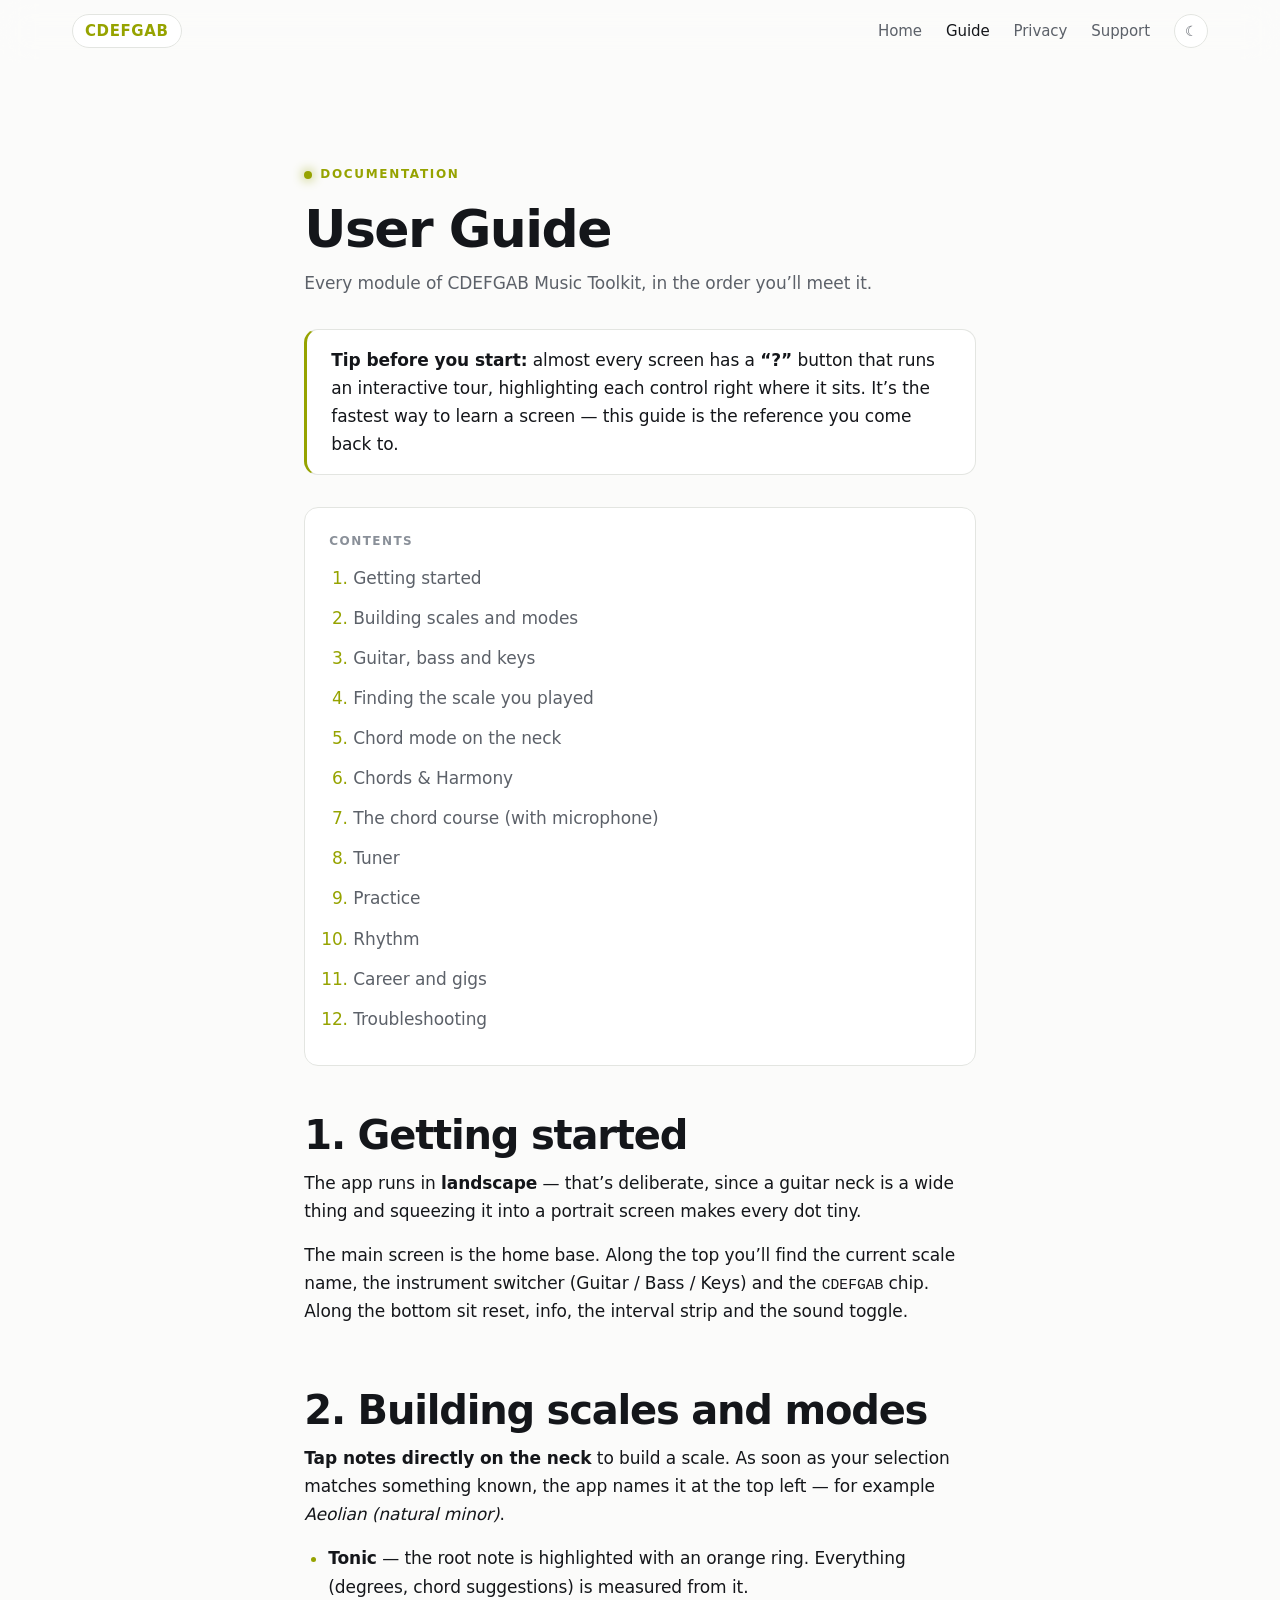
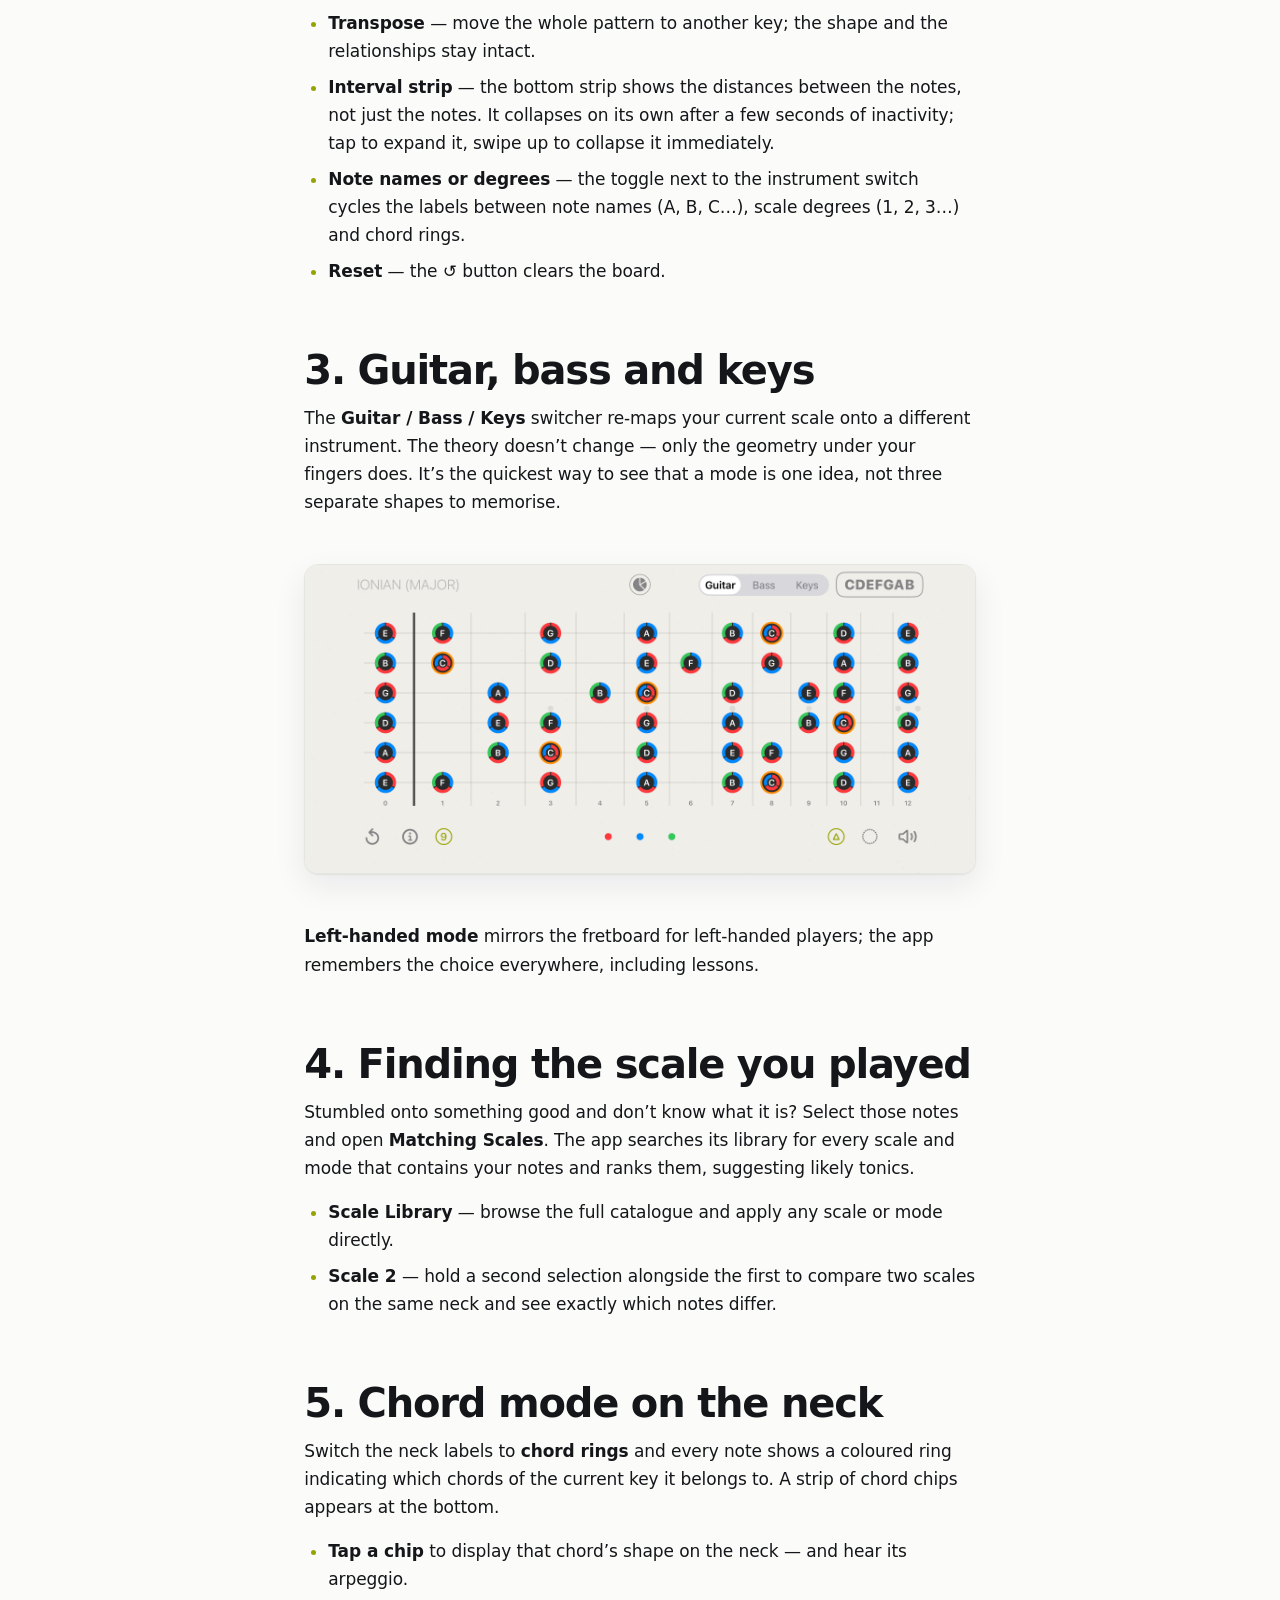
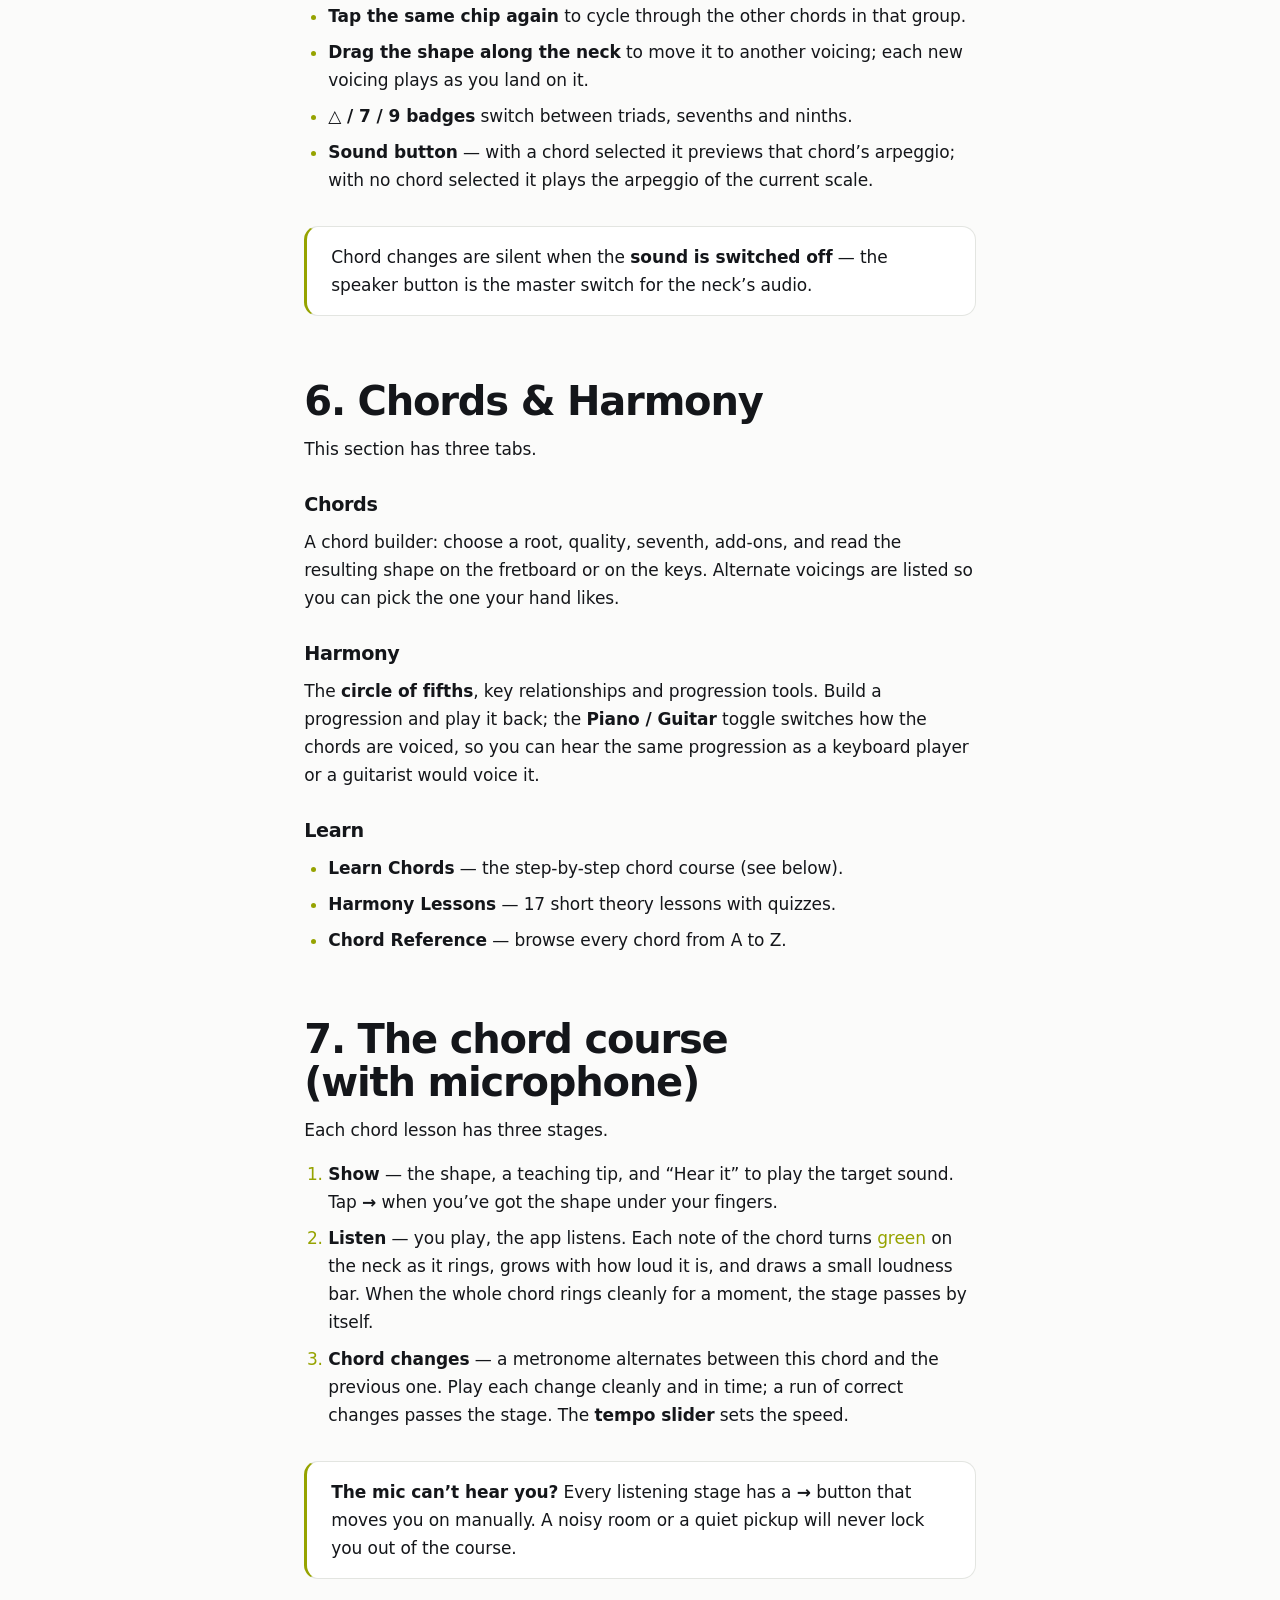
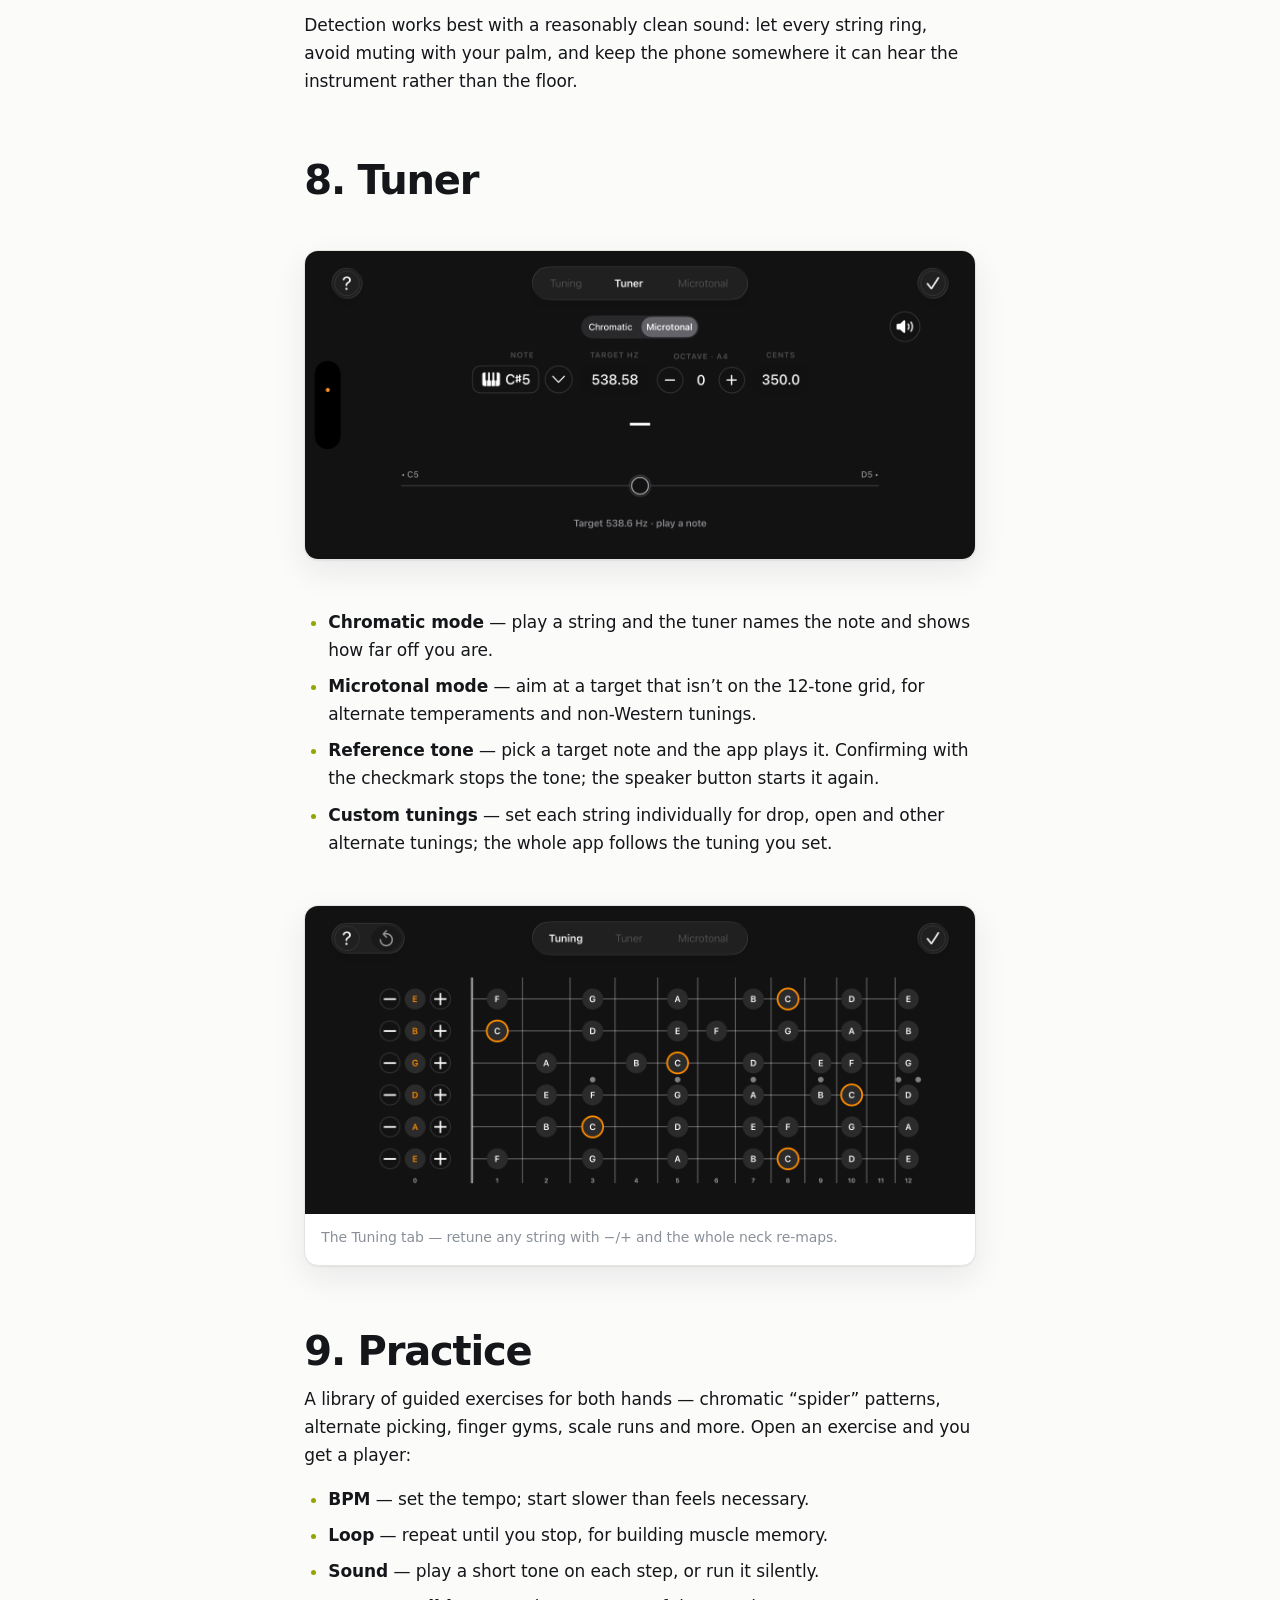
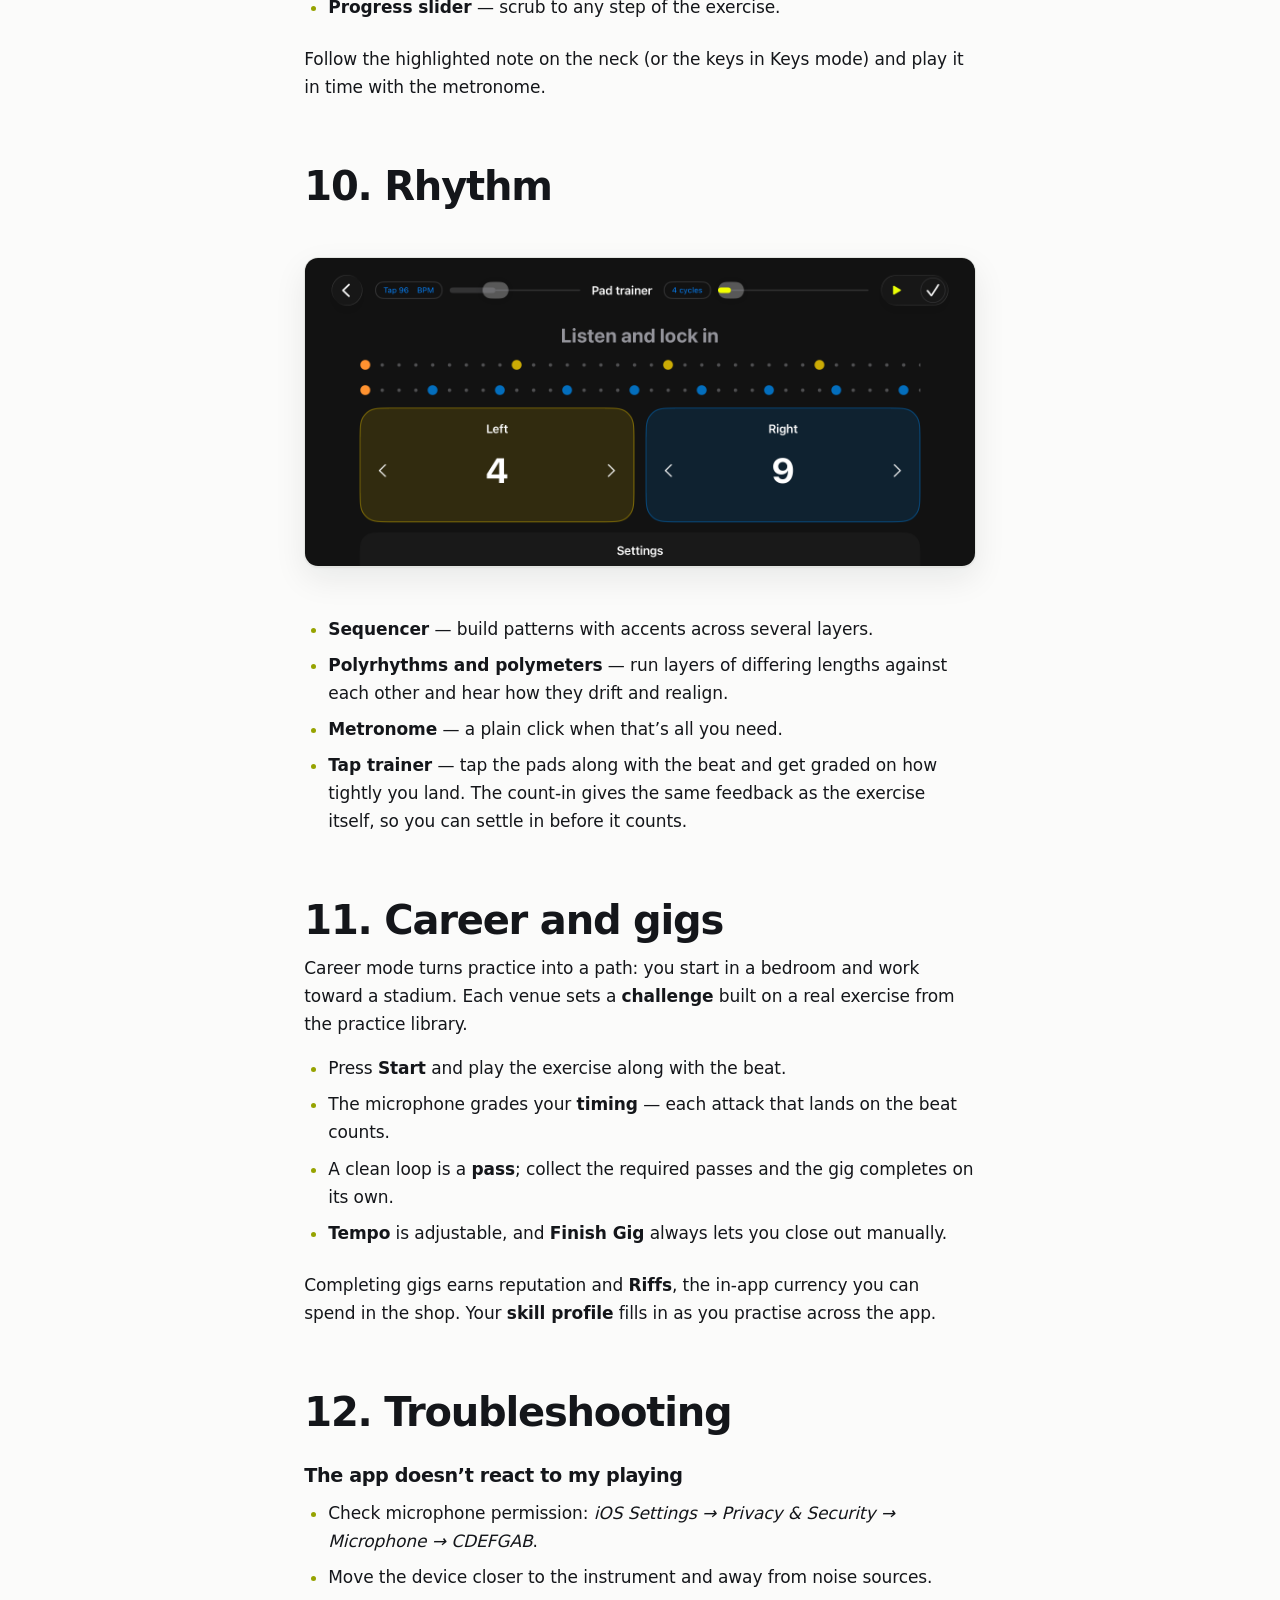
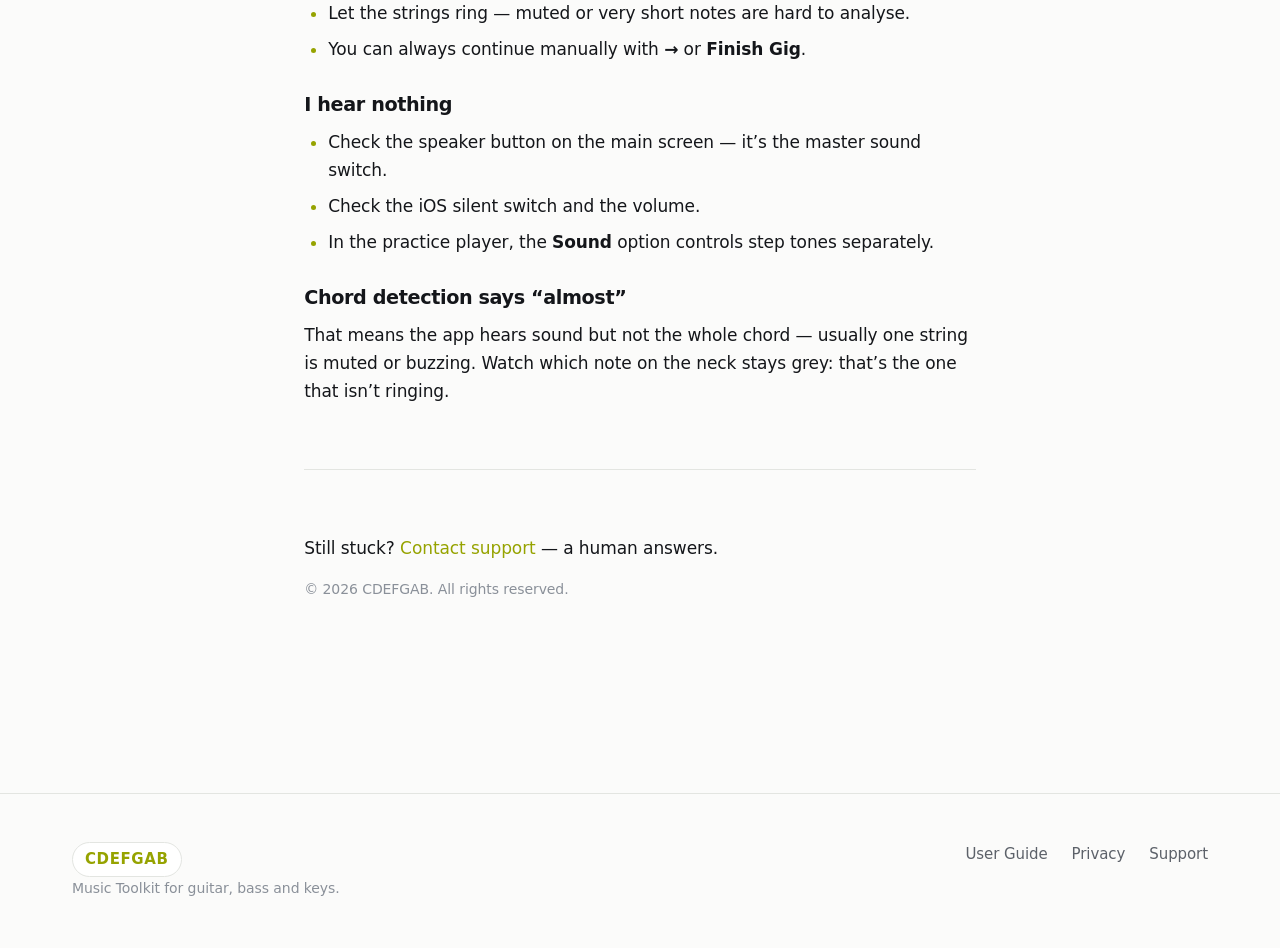
<file: guide.html>
<!DOCTYPE html>
<html lang="en">
<head>
<meta charset="utf-8">
<meta name="viewport" content="width=device-width, initial-scale=1">
<title>User Guide — CDEFGAB Music Toolkit</title>
<meta name="description" content="How to use CDEFGAB Music Toolkit: build scales and modes, switch between guitar, bass and keys, find matching scales, learn chords with microphone checking, tune, practice and train rhythm.">
<link rel="icon" href="assets/favicon.svg" type="image/svg+xml">
<link rel="manifest" href="site.webmanifest">
<meta name="theme-color" content="#0A0B0C">
<meta property="og:type" content="article">
<meta property="og:title" content="User Guide — CDEFGAB Music Toolkit">
<meta property="og:description" content="Everything the app can do, module by module.">
<meta property="og:image" content="https://guitarwizardapp.github.io/cdefgab_music_toolkit/assets/og.svg">
<link rel="stylesheet" href="assets/style.css">
</head>
<body>
<a class="skip" href="#main">Skip to content</a>

<header class="site-header">
  <div class="wrap nav">
    <a class="wordmark" href="index.html"><b>CDEFGAB</b></a>
    <nav class="nav-links" aria-label="Main">
      <a class="opt" href="index.html">Home</a>
      <a href="guide.html" aria-current="page">Guide</a>
      <a href="privacy.html">Privacy</a>
      <a href="support.html">Support</a>
      <button class="theme-toggle" type="button" aria-label="Switch appearance">☀</button>
    </nav>
  </div>
</header>

<main id="main">
<section>
  <div class="wrap doc">
    <p class="eyebrow">Documentation</p>
    <h1>User Guide</h1>
    <p class="lead">Every module of CDEFGAB Music Toolkit, in the order you’ll meet it.</p>

    <div class="callout">
      <p><strong>Tip before you start:</strong> almost every screen has a <strong>“?”</strong> button
      that runs an interactive tour, highlighting each control right where it sits. It’s the fastest
      way to learn a screen — this guide is the reference you come back to.</p>
    </div>

    <div class="toc">
      <p>Contents</p>
      <ol>
        <li><a href="#start">Getting started</a></li>
        <li><a href="#scales">Building scales and modes</a></li>
        <li><a href="#instruments">Guitar, bass and keys</a></li>
        <li><a href="#matching">Finding the scale you played</a></li>
        <li><a href="#chordmode">Chord mode on the neck</a></li>
        <li><a href="#harmony">Chords &amp; Harmony</a></li>
        <li><a href="#course">The chord course (with microphone)</a></li>
        <li><a href="#tuner">Tuner</a></li>
        <li><a href="#practice">Practice</a></li>
        <li><a href="#rhythm">Rhythm</a></li>
        <li><a href="#career">Career and gigs</a></li>
        <li><a href="#trouble">Troubleshooting</a></li>
      </ol>
    </div>

    <h2 id="start">1. Getting started</h2>
    <p>
      The app runs in <strong>landscape</strong> — that’s deliberate, since a guitar neck is a wide
      thing and squeezing it into a portrait screen makes every dot tiny.
    </p>
    <p>The main screen is the home base. Along the top you’ll find the current scale name, the
      instrument switcher (Guitar / Bass / Keys) and the <span class="mono">CDEFGAB</span> chip.
      Along the bottom sit reset, info, the interval strip and the sound toggle.</p>

    <h2 id="scales">2. Building scales and modes</h2>
    <p><strong>Tap notes directly on the neck</strong> to build a scale. As soon as your selection
      matches something known, the app names it at the top left — for example
      <em>Aeolian (natural minor)</em>.</p>
    <ul>
      <li><strong>Tonic</strong> — the root note is highlighted with an orange ring. Everything
        (degrees, chord suggestions) is measured from it.</li>
      <li><strong>Transpose</strong> — move the whole pattern to another key; the shape and the
        relationships stay intact.</li>
      <li><strong>Interval strip</strong> — the bottom strip shows the distances between the notes,
        not just the notes. It collapses on its own after a few seconds of inactivity; tap to expand
        it, swipe up to collapse it immediately.</li>
      <li><strong>Note names or degrees</strong> — the toggle next to the instrument switch cycles
        the labels between note names (A, B, C…), scale degrees (1, 2, 3…) and chord rings.</li>
      <li><strong>Reset</strong> — the ↺ button clears the board.</li>
    </ul>

    <h2 id="instruments">3. Guitar, bass and keys</h2>
    <p>
      The <strong>Guitar / Bass / Keys</strong> switcher re-maps your current scale onto a different
      instrument. The theory doesn’t change — only the geometry under your fingers does. It’s the
      quickest way to see that a mode is one idea, not three separate shapes to memorise.
    </p>
    <figure class="shot">
      <img src="assets/screens/light-ionian.png" alt="A scale on the guitar neck in light appearance" loading="lazy" decoding="async">
    </figure>
    <p><strong>Left-handed mode</strong> mirrors the fretboard for left-handed players; the app
      remembers the choice everywhere, including lessons.</p>

    <h2 id="matching">4. Finding the scale you played</h2>
    <p>
      Stumbled onto something good and don’t know what it is? Select those notes and open
      <strong>Matching Scales</strong>. The app searches its library for every scale and mode that
      contains your notes and ranks them, suggesting likely tonics.
    </p>
    <ul>
      <li><strong>Scale Library</strong> — browse the full catalogue and apply any scale or mode directly.</li>
      <li><strong>Scale 2</strong> — hold a second selection alongside the first to compare two
        scales on the same neck and see exactly which notes differ.</li>
    </ul>

    <h2 id="chordmode">5. Chord mode on the neck</h2>
    <p>
      Switch the neck labels to <strong>chord rings</strong> and every note shows a coloured ring
      indicating which chords of the current key it belongs to. A strip of chord chips appears at the
      bottom.
    </p>
    <ul>
      <li><strong>Tap a chip</strong> to display that chord’s shape on the neck — and hear its arpeggio.</li>
      <li><strong>Tap the same chip again</strong> to cycle through the other chords in that group.</li>
      <li><strong>Drag the shape along the neck</strong> to move it to another voicing; each new
        voicing plays as you land on it.</li>
      <li><strong>△ / 7 / 9 badges</strong> switch between triads, sevenths and ninths.</li>
      <li><strong>Sound button</strong> — with a chord selected it previews that chord’s arpeggio;
        with no chord selected it plays the arpeggio of the current scale.</li>
    </ul>
    <div class="callout">
      <p>Chord changes are silent when the <strong>sound is switched off</strong> — the speaker
      button is the master switch for the neck’s audio.</p>
    </div>

    <h2 id="harmony">6. Chords &amp; Harmony</h2>
    <p>This section has three tabs.</p>
    <h3>Chords</h3>
    <p>A chord builder: choose a root, quality, seventh, add-ons, and read the resulting shape on the
      fretboard or on the keys. Alternate voicings are listed so you can pick the one your hand likes.</p>
    <h3>Harmony</h3>
    <p>The <strong>circle of fifths</strong>, key relationships and progression tools. Build a
      progression and play it back; the <strong>Piano / Guitar</strong> toggle switches how the
      chords are voiced, so you can hear the same progression as a keyboard player or a guitarist
      would voice it.</p>
    <h3>Learn</h3>
    <ul>
      <li><strong>Learn Chords</strong> — the step-by-step chord course (see below).</li>
      <li><strong>Harmony Lessons</strong> — 17 short theory lessons with quizzes.</li>
      <li><strong>Chord Reference</strong> — browse every chord from A to Z.</li>
    </ul>

    <h2 id="course">7. The chord course (with microphone)</h2>
    <p>Each chord lesson has three stages.</p>
    <ol>
      <li><strong>Show</strong> — the shape, a teaching tip, and “Hear it” to play the target sound.
        Tap <strong>→</strong> when you’ve got the shape under your fingers.</li>
      <li><strong>Listen</strong> — you play, the app listens. Each note of the chord turns
        <span class="hl">green</span> on the neck as it rings, grows with how loud
        it is, and draws a small loudness bar. When the whole chord rings cleanly for a moment, the
        stage passes by itself.</li>
      <li><strong>Chord changes</strong> — a metronome alternates between this chord and the previous
        one. Play each change cleanly and in time; a run of correct changes passes the stage. The
        <strong>tempo slider</strong> sets the speed.</li>
    </ol>
    <div class="callout">
      <p><strong>The mic can’t hear you?</strong> Every listening stage has a
      <strong>→</strong> button that moves you on manually. A noisy room or a quiet pickup will never
      lock you out of the course.</p>
    </div>
    <p>Detection works best with a reasonably clean sound: let every string ring, avoid muting with
      your palm, and keep the phone somewhere it can hear the instrument rather than the floor.</p>

    <h2 id="tuner">8. Tuner</h2>
    <figure class="shot">
      <img src="assets/screens/tuner-microtonal.png" alt="The microtonal tuner" loading="lazy" decoding="async">
    </figure>
    <ul>
      <li><strong>Chromatic mode</strong> — play a string and the tuner names the note and shows how
        far off you are.</li>
      <li><strong>Microtonal mode</strong> — aim at a target that isn’t on the 12-tone grid, for
        alternate temperaments and non-Western tunings.</li>
      <li><strong>Reference tone</strong> — pick a target note and the app plays it. Confirming with
        the checkmark stops the tone; the speaker button starts it again.</li>
      <li><strong>Custom tunings</strong> — set each string individually for drop, open and other
        alternate tunings; the whole app follows the tuning you set.</li>
    </ul>
    <figure class="shot">
      <img src="assets/screens/tuning-custom.png" alt="The Tuning tab: each string re-tuned individually, with the neck updating to match" loading="lazy" decoding="async">
      <figcaption>The Tuning tab — retune any string with −/+ and the whole neck re-maps.</figcaption>
    </figure>

    <h2 id="practice">9. Practice</h2>
    <p>
      A library of guided exercises for both hands — chromatic “spider” patterns, alternate picking,
      finger gyms, scale runs and more. Open an exercise and you get a player:
    </p>
    <ul>
      <li><strong>BPM</strong> — set the tempo; start slower than feels necessary.</li>
      <li><strong>Loop</strong> — repeat until you stop, for building muscle memory.</li>
      <li><strong>Sound</strong> — play a short tone on each step, or run it silently.</li>
      <li><strong>Progress slider</strong> — scrub to any step of the exercise.</li>
    </ul>
    <p>Follow the highlighted note on the neck (or the keys in Keys mode) and play it in time with
      the metronome.</p>

    <h2 id="rhythm">10. Rhythm</h2>
    <figure class="shot">
      <img src="assets/screens/pad-trainer.png" alt="The pad trainer with two rhythm layers" loading="lazy" decoding="async">
    </figure>
    <ul>
      <li><strong>Sequencer</strong> — build patterns with accents across several layers.</li>
      <li><strong>Polyrhythms and polymeters</strong> — run layers of differing lengths against each
        other and hear how they drift and realign.</li>
      <li><strong>Metronome</strong> — a plain click when that’s all you need.</li>
      <li><strong>Tap trainer</strong> — tap the pads along with the beat and get graded on how
        tightly you land. The count-in gives the same feedback as the exercise itself, so you can
        settle in before it counts.</li>
    </ul>

    <h2 id="career">11. Career and gigs</h2>
    <p>
      Career mode turns practice into a path: you start in a bedroom and work toward a stadium. Each
      venue sets a <strong>challenge</strong> built on a real exercise from the practice library.
    </p>
    <ul>
      <li>Press <strong>Start</strong> and play the exercise along with the beat.</li>
      <li>The microphone grades your <strong>timing</strong> — each attack that lands on the beat counts.</li>
      <li>A clean loop is a <strong>pass</strong>; collect the required passes and the gig completes on its own.</li>
      <li><strong>Tempo</strong> is adjustable, and <strong>Finish Gig</strong> always lets you close out manually.</li>
    </ul>
    <p>Completing gigs earns reputation and <strong>Riffs</strong>, the in-app currency you can spend
      in the shop. Your <strong>skill profile</strong> fills in as you practise across the app.</p>

    <h2 id="trouble">12. Troubleshooting</h2>
    <h3>The app doesn’t react to my playing</h3>
    <ul>
      <li>Check microphone permission: <em>iOS Settings → Privacy &amp; Security → Microphone → CDEFGAB</em>.</li>
      <li>Move the device closer to the instrument and away from noise sources.</li>
      <li>Let the strings ring — muted or very short notes are hard to analyse.</li>
      <li>You can always continue manually with <strong>→</strong> or <strong>Finish Gig</strong>.</li>
    </ul>
    <h3>I hear nothing</h3>
    <ul>
      <li>Check the speaker button on the main screen — it’s the master sound switch.</li>
      <li>Check the iOS silent switch and the volume.</li>
      <li>In the practice player, the <strong>Sound</strong> option controls step tones separately.</li>
    </ul>
    <h3>Chord detection says “almost”</h3>
    <p>That means the app hears sound but not the whole chord — usually one string is muted or
      buzzing. Watch which note on the neck stays grey: that’s the one that isn’t ringing.</p>

    <hr>
    <p>Still stuck? <a href="support.html">Contact support</a> — a human answers.</p>
    <p class="copy">© 2026 CDEFGAB. All rights reserved.</p>
  </div>
</section>
</main>

<footer class="site-footer">
  <div class="wrap footer-grid">
    <div>
      <a class="wordmark" href="index.html"><b>CDEFGAB</b></a>
      <p class="copy">Music Toolkit for guitar, bass and keys.</p>
    </div>
    <nav class="footer-links" aria-label="Footer">
      <a href="guide.html">User Guide</a>
      <a href="privacy.html">Privacy</a>
      <a href="support.html">Support</a>
    </nav>
  </div>
</footer>

<script src="assets/app.js" defer></script>
</body>
</html>
</file>
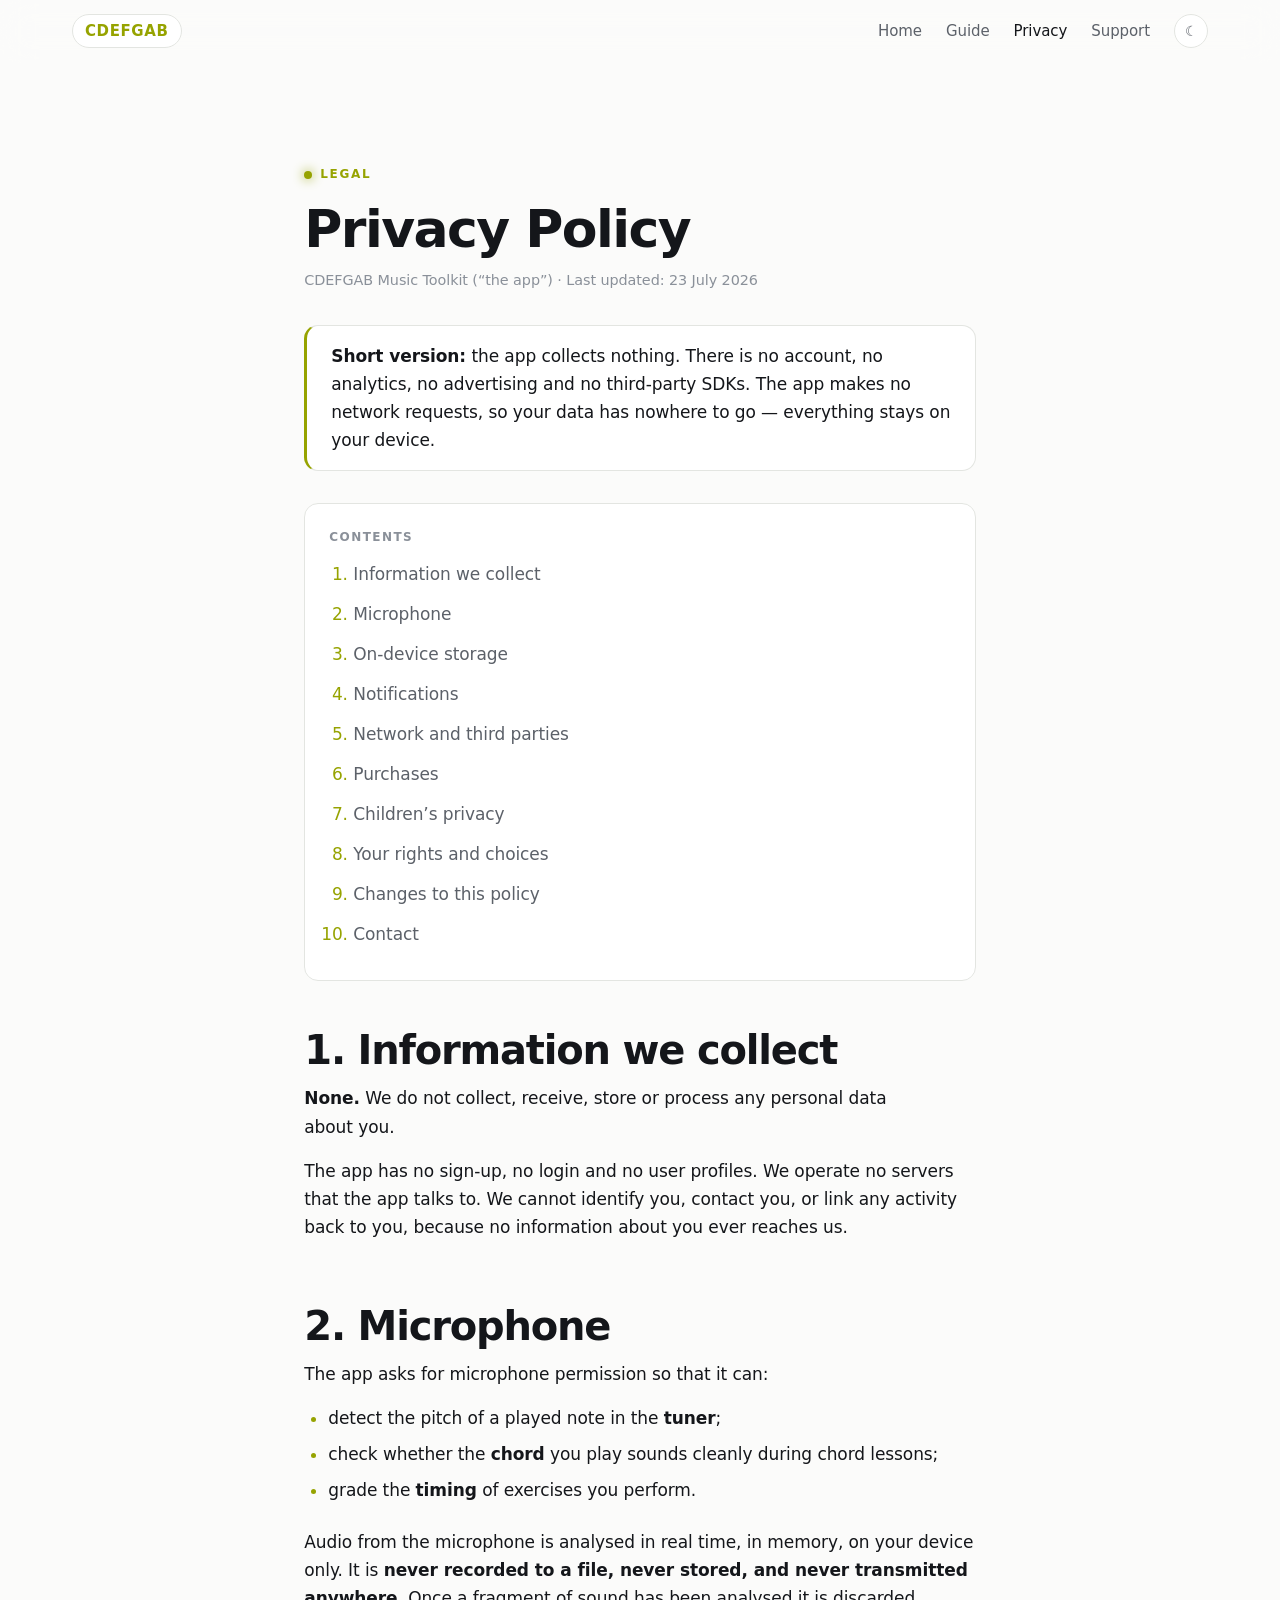
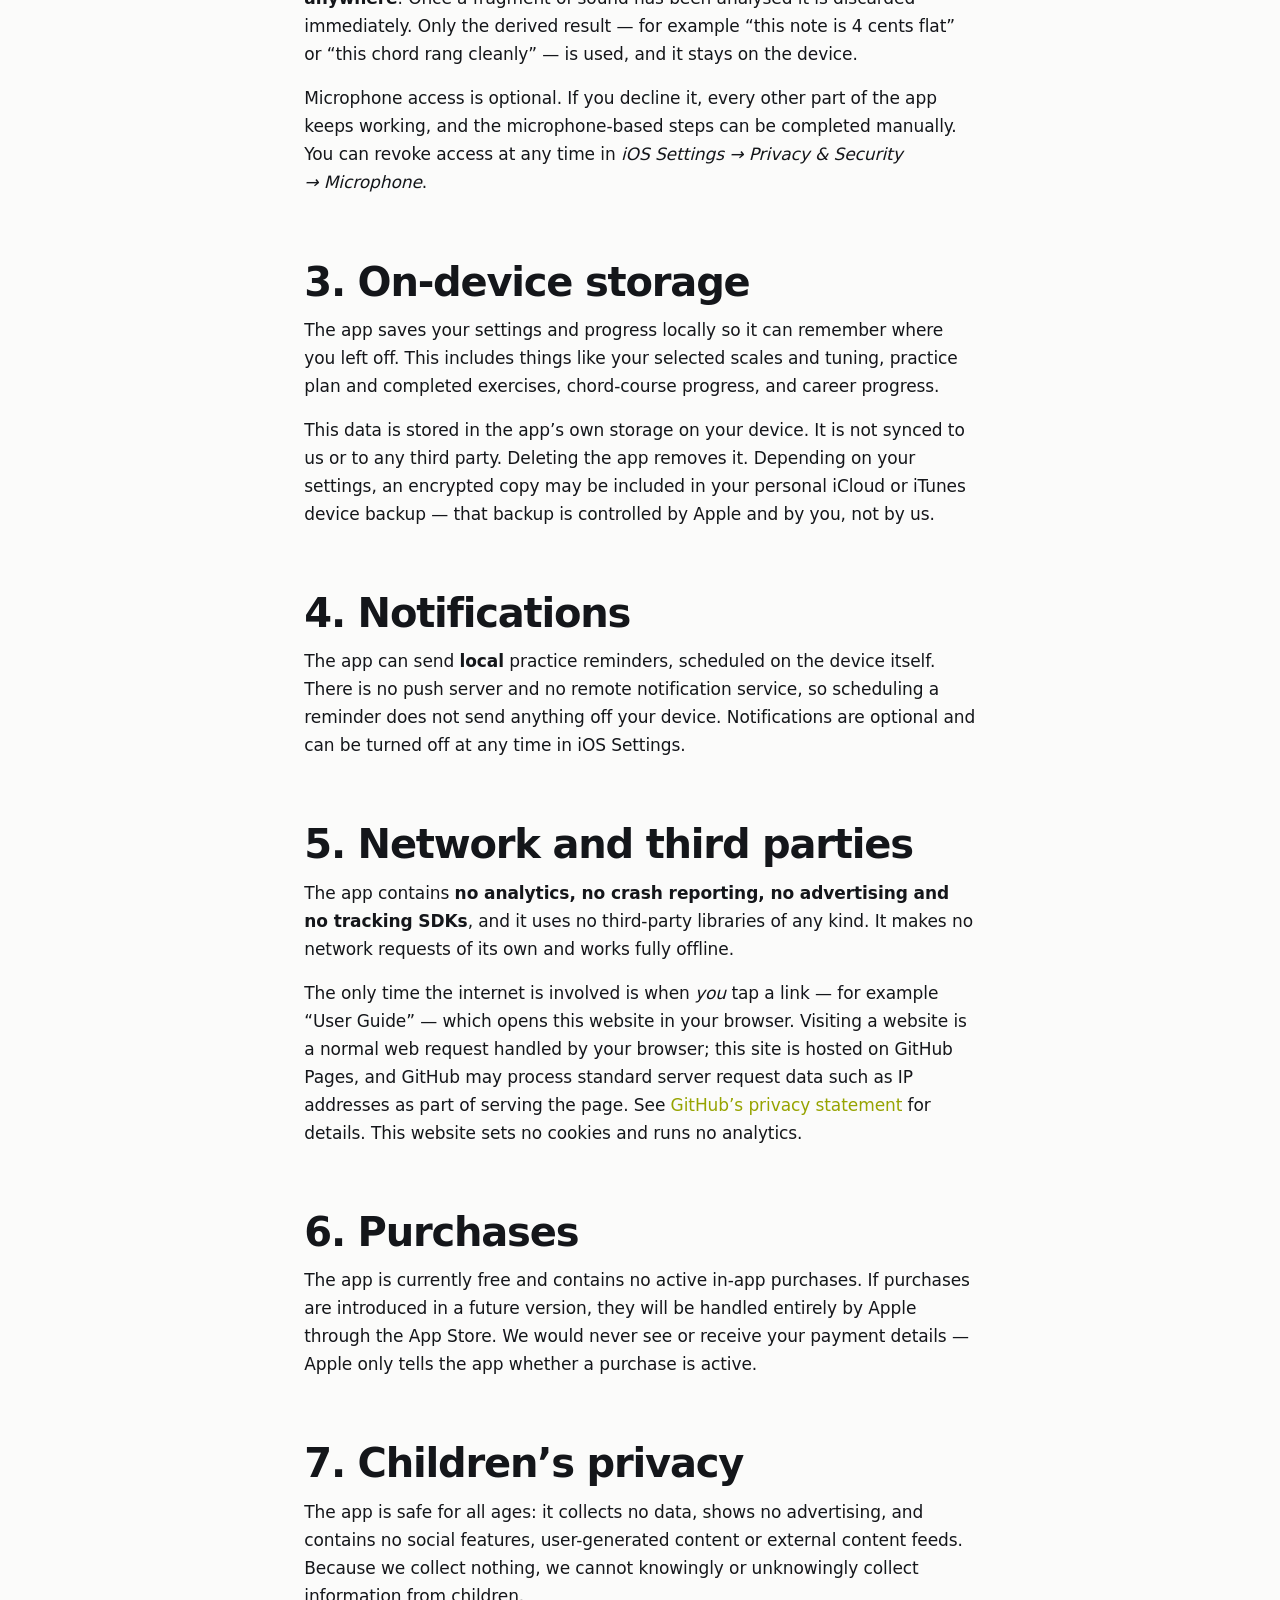
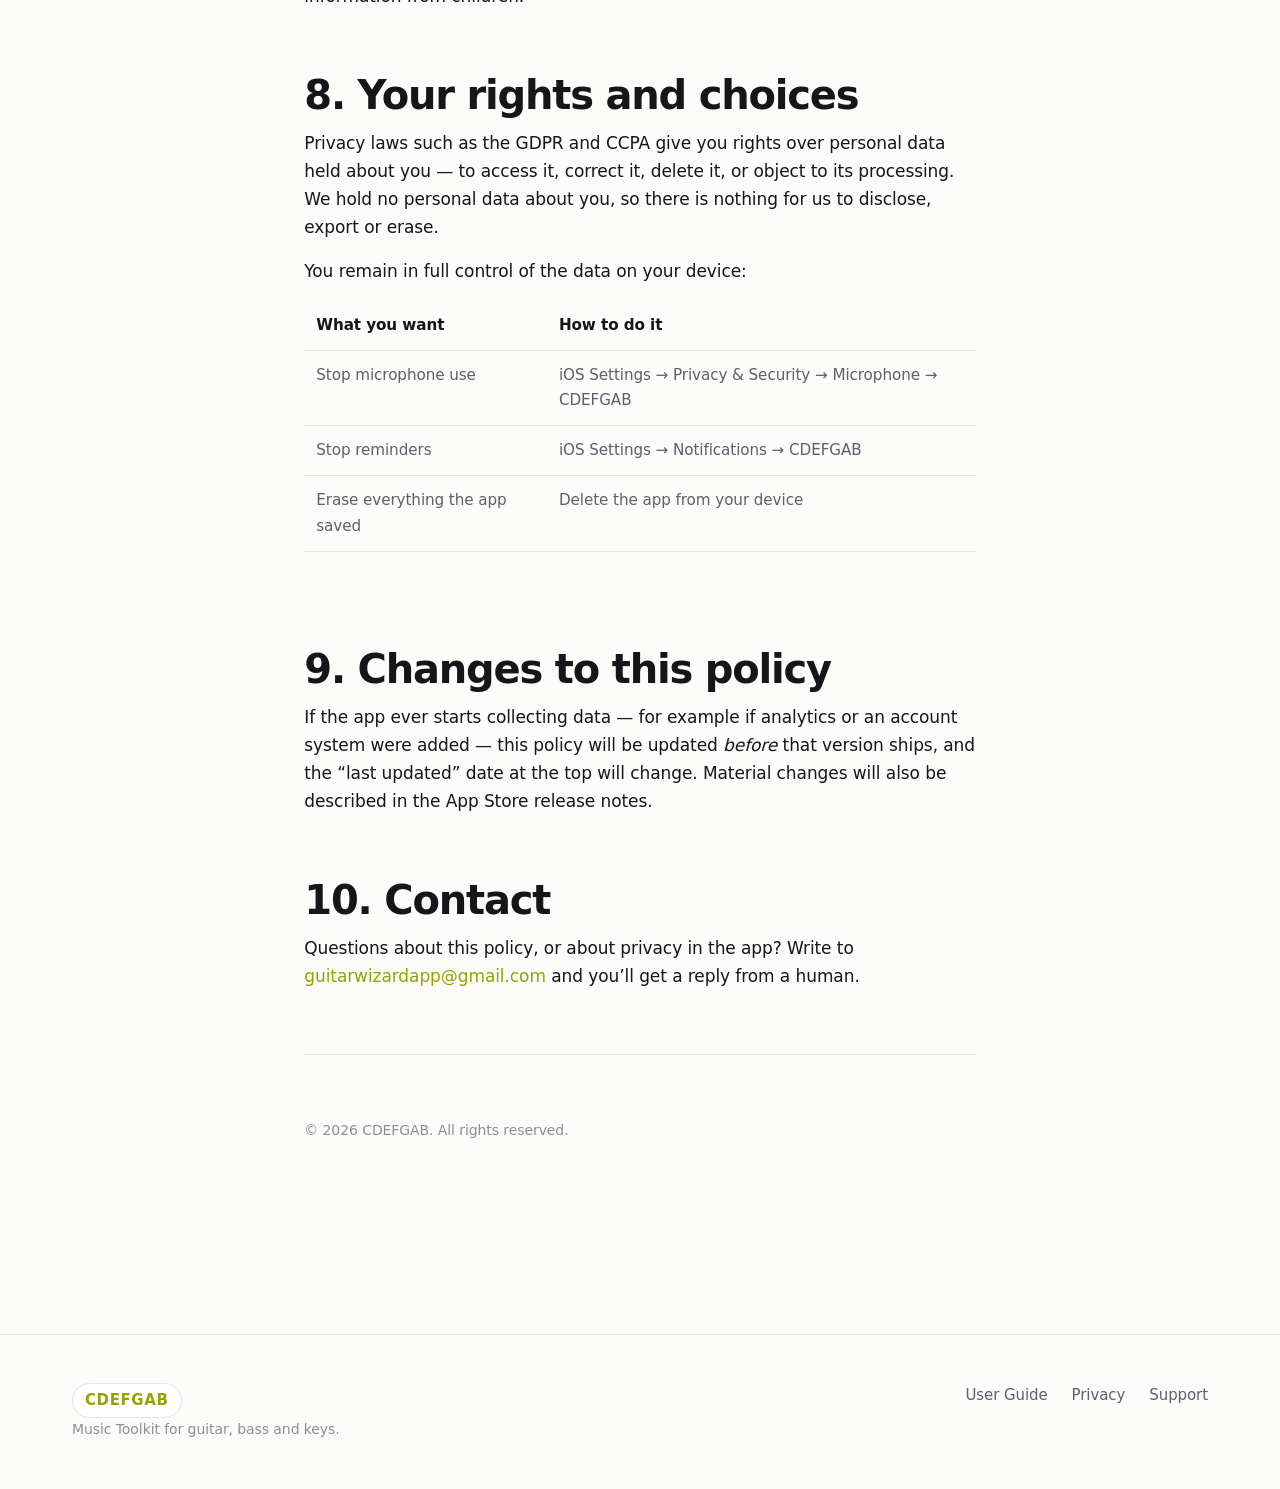
<file: privacy.html>
<!DOCTYPE html>
<html lang="en">
<head>
<meta charset="utf-8">
<meta name="viewport" content="width=device-width, initial-scale=1">
<title>Privacy Policy — CDEFGAB Music Toolkit</title>
<meta name="description" content="CDEFGAB Music Toolkit collects no personal data. No account, no analytics, no third-party SDKs, and no network requests. Microphone audio is analysed on device and never recorded or transmitted.">
<link rel="icon" href="assets/favicon.svg" type="image/svg+xml">
<link rel="manifest" href="site.webmanifest">
<meta name="theme-color" content="#0A0B0C">
<meta property="og:type" content="article">
<meta property="og:title" content="Privacy Policy — CDEFGAB Music Toolkit">
<meta property="og:description" content="No data collected. Everything stays on your device.">
<meta property="og:image" content="https://guitarwizardapp.github.io/cdefgab_music_toolkit/assets/og.svg">
<link rel="stylesheet" href="assets/style.css">
</head>
<body>
<a class="skip" href="#main">Skip to content</a>

<header class="site-header">
  <div class="wrap nav">
    <a class="wordmark" href="index.html"><b>CDEFGAB</b></a>
    <nav class="nav-links" aria-label="Main">
      <a class="opt" href="index.html">Home</a>
      <a href="guide.html">Guide</a>
      <a href="privacy.html" aria-current="page">Privacy</a>
      <a href="support.html">Support</a>
      <button class="theme-toggle" type="button" aria-label="Switch appearance">☀</button>
    </nav>
  </div>
</header>

<main id="main">
<section>
  <div class="wrap doc">
    <p class="eyebrow">Legal</p>
    <h1>Privacy Policy</h1>
    <p class="updated">CDEFGAB Music Toolkit (“the app”) · Last updated: 23 July 2026</p>

    <div class="callout">
      <p><strong>Short version:</strong> the app collects nothing. There is no account, no analytics,
      no advertising and no third-party SDKs. The app makes no network requests, so your data has
      nowhere to go — everything stays on your device.</p>
    </div>

    <div class="toc">
      <p>Contents</p>
      <ol>
        <li><a href="#collect">Information we collect</a></li>
        <li><a href="#microphone">Microphone</a></li>
        <li><a href="#storage">On-device storage</a></li>
        <li><a href="#notifications">Notifications</a></li>
        <li><a href="#network">Network and third parties</a></li>
        <li><a href="#purchases">Purchases</a></li>
        <li><a href="#children">Children’s privacy</a></li>
        <li><a href="#rights">Your rights and choices</a></li>
        <li><a href="#changes">Changes to this policy</a></li>
        <li><a href="#contact">Contact</a></li>
      </ol>
    </div>

    <h2 id="collect">1. Information we collect</h2>
    <p><strong>None.</strong> We do not collect, receive, store or process any personal data about you.</p>
    <p>
      The app has no sign-up, no login and no user profiles. We operate no servers that the app talks
      to. We cannot identify you, contact you, or link any activity back to you, because no
      information about you ever reaches us.
    </p>

    <h2 id="microphone">2. Microphone</h2>
    <p>The app asks for microphone permission so that it can:</p>
    <ul>
      <li>detect the pitch of a played note in the <strong>tuner</strong>;</li>
      <li>check whether the <strong>chord</strong> you play sounds cleanly during chord lessons;</li>
      <li>grade the <strong>timing</strong> of exercises you perform.</li>
    </ul>
    <p>
      Audio from the microphone is analysed in real time, in memory, on your device only. It is
      <strong>never recorded to a file, never stored, and never transmitted anywhere</strong>. Once a
      fragment of sound has been analysed it is discarded immediately. Only the derived result — for
      example “this note is 4 cents flat” or “this chord rang cleanly” — is used, and it stays on the
      device.
    </p>
    <p>
      Microphone access is optional. If you decline it, every other part of the app keeps working, and
      the microphone-based steps can be completed manually. You can revoke access at any time in
      <em>iOS Settings → Privacy &amp; Security → Microphone</em>.
    </p>

    <h2 id="storage">3. On-device storage</h2>
    <p>
      The app saves your settings and progress locally so it can remember where you left off. This
      includes things like your selected scales and tuning, practice plan and completed exercises,
      chord-course progress, and career progress.
    </p>
    <p>
      This data is stored in the app’s own storage on your device. It is not synced to us or to any
      third party. Deleting the app removes it. Depending on your settings, an encrypted copy may be
      included in your personal iCloud or iTunes device backup — that backup is controlled by Apple
      and by you, not by us.
    </p>

    <h2 id="notifications">4. Notifications</h2>
    <p>
      The app can send <strong>local</strong> practice reminders, scheduled on the device itself.
      There is no push server and no remote notification service, so scheduling a reminder does not
      send anything off your device. Notifications are optional and can be turned off at any time in
      iOS Settings.
    </p>

    <h2 id="network">5. Network and third parties</h2>
    <p>
      The app contains <strong>no analytics, no crash reporting, no advertising and no tracking
      SDKs</strong>, and it uses no third-party libraries of any kind. It makes no network requests
      of its own and works fully offline.
    </p>
    <p>
      The only time the internet is involved is when <em>you</em> tap a link — for example “User
      Guide” — which opens this website in your browser. Visiting a website is a normal web request
      handled by your browser; this site is hosted on GitHub Pages, and GitHub may process standard
      server request data such as IP addresses as part of serving the page. See
      <a href="https://docs.github.com/en/site-policy/privacy-policies/github-general-privacy-statement" rel="noopener">GitHub’s privacy statement</a>
      for details. This website sets no cookies and runs no analytics.
    </p>

    <h2 id="purchases">6. Purchases</h2>
    <p>
      The app is currently free and contains no active in-app purchases. If purchases are introduced
      in a future version, they will be handled entirely by Apple through the App Store. We would
      never see or receive your payment details — Apple only tells the app whether a purchase is
      active.
    </p>

    <h2 id="children">7. Children’s privacy</h2>
    <p>
      The app is safe for all ages: it collects no data, shows no advertising, and contains no social
      features, user-generated content or external content feeds. Because we collect nothing, we
      cannot knowingly or unknowingly collect information from children.
    </p>

    <h2 id="rights">8. Your rights and choices</h2>
    <p>
      Privacy laws such as the GDPR and CCPA give you rights over personal data held about you —
      to access it, correct it, delete it, or object to its processing. We hold no personal data
      about you, so there is nothing for us to disclose, export or erase.
    </p>
    <p>You remain in full control of the data on your device:</p>
    <div class="table-scroll">
      <table>
        <thead><tr><th>What you want</th><th>How to do it</th></tr></thead>
        <tbody>
          <tr><td>Stop microphone use</td><td>iOS Settings → Privacy &amp; Security → Microphone → CDEFGAB</td></tr>
          <tr><td>Stop reminders</td><td>iOS Settings → Notifications → CDEFGAB</td></tr>
          <tr><td>Erase everything the app saved</td><td>Delete the app from your device</td></tr>
        </tbody>
      </table>
    </div>

    <h2 id="changes">9. Changes to this policy</h2>
    <p>
      If the app ever starts collecting data — for example if analytics or an account system were
      added — this policy will be updated <em>before</em> that version ships, and the “last updated”
      date at the top will change. Material changes will also be described in the App Store release
      notes.
    </p>

    <h2 id="contact">10. Contact</h2>
    <p>
      Questions about this policy, or about privacy in the app? Write to
      <a href="mailto:guitarwizardapp@gmail.com">guitarwizardapp@gmail.com</a> and you’ll get a reply
      from a human.
    </p>

    <hr>
    <p class="copy">© 2026 CDEFGAB. All rights reserved.</p>
  </div>
</section>
</main>

<footer class="site-footer">
  <div class="wrap footer-grid">
    <div>
      <a class="wordmark" href="index.html"><b>CDEFGAB</b></a>
      <p class="copy">Music Toolkit for guitar, bass and keys.</p>
    </div>
    <nav class="footer-links" aria-label="Footer">
      <a href="guide.html">User Guide</a>
      <a href="privacy.html">Privacy</a>
      <a href="support.html">Support</a>
    </nav>
  </div>
</footer>

<script src="assets/app.js" defer></script>
</body>
</html>
</file>
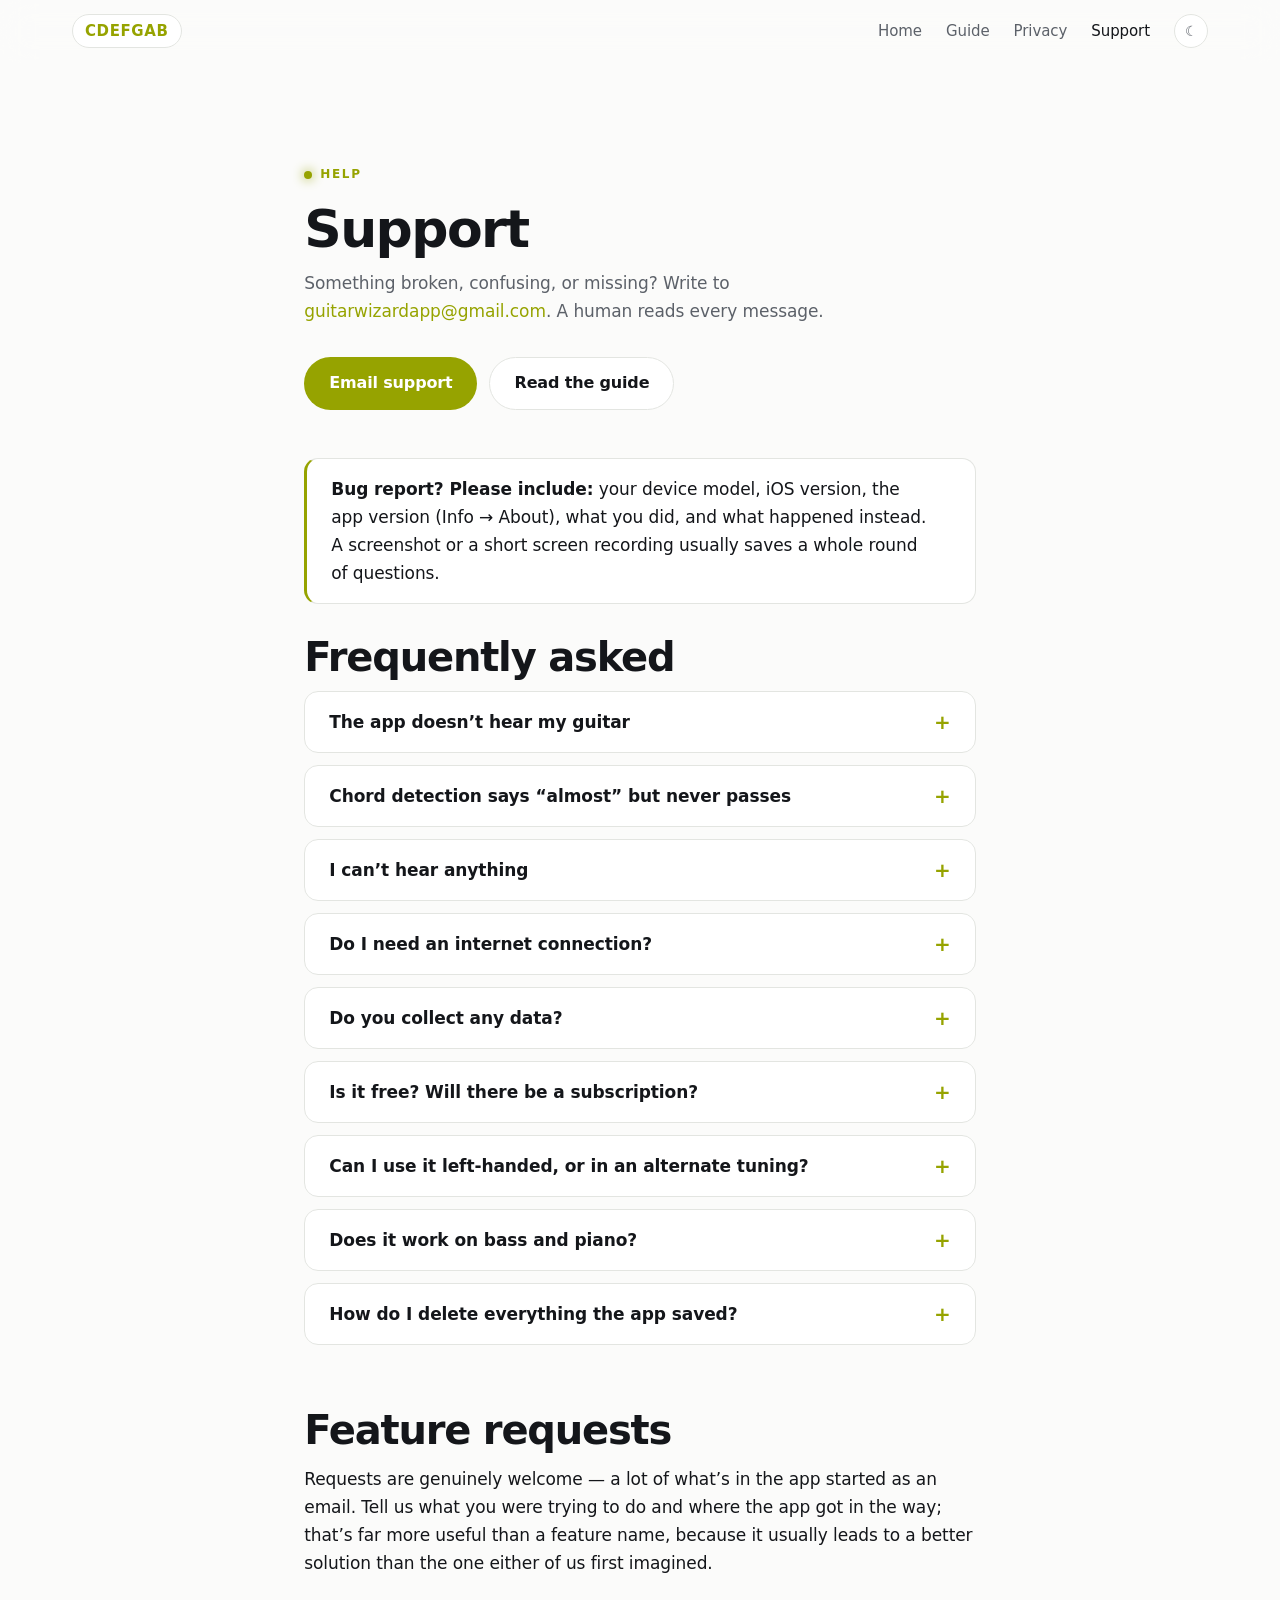
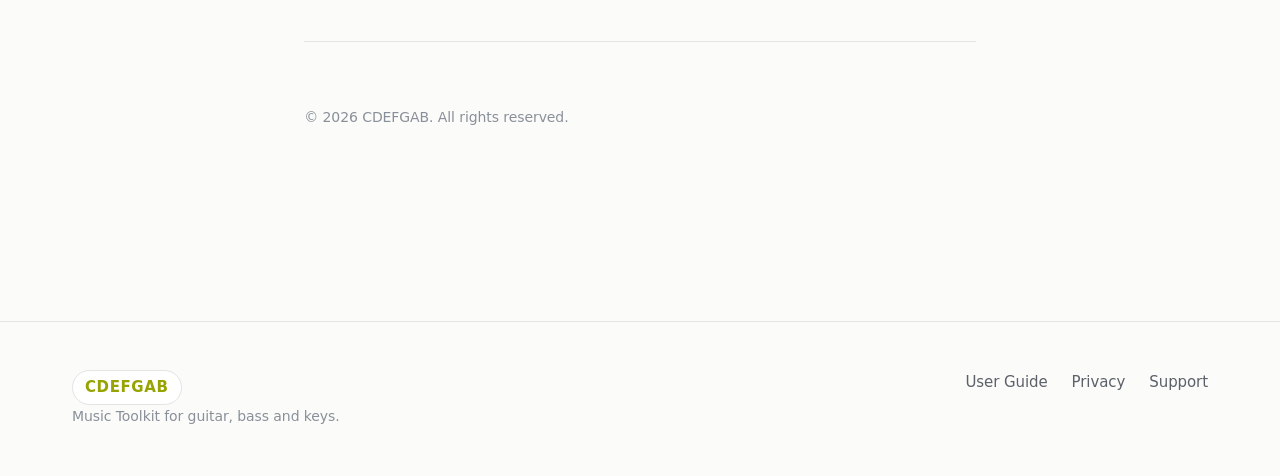
<file: support.html>
<!DOCTYPE html>
<html lang="en">
<head>
<meta charset="utf-8">
<meta name="viewport" content="width=device-width, initial-scale=1">
<title>Support — CDEFGAB Music Toolkit</title>
<meta name="description" content="Support and FAQ for CDEFGAB Music Toolkit. Get help with the microphone, tuning, sound, or anything else in the app.">
<link rel="icon" href="assets/favicon.svg" type="image/svg+xml">
<link rel="manifest" href="site.webmanifest">
<meta name="theme-color" content="#0A0B0C">
<meta property="og:type" content="website">
<meta property="og:title" content="Support — CDEFGAB Music Toolkit">
<meta property="og:description" content="Questions, answers and a real email address.">
<meta property="og:image" content="https://guitarwizardapp.github.io/cdefgab_music_toolkit/assets/og.svg">
<link rel="stylesheet" href="assets/style.css">
</head>
<body>
<a class="skip" href="#main">Skip to content</a>

<header class="site-header">
  <div class="wrap nav">
    <a class="wordmark" href="index.html"><b>CDEFGAB</b></a>
    <nav class="nav-links" aria-label="Main">
      <a class="opt" href="index.html">Home</a>
      <a href="guide.html">Guide</a>
      <a href="privacy.html">Privacy</a>
      <a href="support.html" aria-current="page">Support</a>
      <button class="theme-toggle" type="button" aria-label="Switch appearance">☀</button>
    </nav>
  </div>
</header>

<main id="main">
<section>
  <div class="wrap doc">
    <p class="eyebrow">Help</p>
    <h1>Support</h1>
    <p class="lead">
      Something broken, confusing, or missing? Write to
      <a href="mailto:guitarwizardapp@gmail.com">guitarwizardapp@gmail.com</a>.
      A human reads every message.
    </p>

    <div class="btn-row btn-row-lead">
      <a class="btn btn-primary" href="mailto:guitarwizardapp@gmail.com?subject=CDEFGAB%20support">Email support</a>
      <a class="btn btn-ghost" href="guide.html">Read the guide</a>
    </div>

    <div class="callout">
      <p><strong>Bug report? Please include:</strong> your device model, iOS version, the app version
      (Info → About), what you did, and what happened instead. A screenshot or a short screen
      recording usually saves a whole round of questions.</p>
    </div>

    <h2>Frequently asked</h2>

    <details class="faq">
      <summary>The app doesn’t hear my guitar</summary>
      <p>First check microphone permission in <em>iOS Settings → Privacy &amp; Security → Microphone →
      CDEFGAB</em>. Then move the device closer to the instrument, away from fans and traffic noise,
      and let the strings ring fully. Muted or very short notes are hard to analyse. You can always
      continue manually with the <strong>→</strong> button or <strong>Finish Gig</strong>.</p>
    </details>

    <details class="faq">
      <summary>Chord detection says “almost” but never passes</summary>
      <p>That means the app hears you but not the whole chord — usually one string is muted or
      buzzing. Watch the neck: the note that stays grey is the one that isn’t ringing. Re-check that
      finger, or press slightly closer to the fret.</p>
    </details>

    <details class="faq">
      <summary>I can’t hear anything</summary>
      <p>The speaker button on the main screen is the master sound switch. Also check the iOS silent
      switch and the volume. Inside the practice player, the <strong>Sound</strong> option controls
      step tones separately.</p>
    </details>

    <details class="faq">
      <summary>Do I need an internet connection?</summary>
      <p>No. The app works entirely offline and makes no network requests. The only thing that needs
      a connection is this website when you tap “User Guide”.</p>
    </details>

    <details class="faq">
      <summary>Do you collect any data?</summary>
      <p>No. There’s no account, no analytics and no third-party SDKs. Microphone audio is analysed on
      your device in real time and never recorded or sent anywhere. See the
      <a href="privacy.html">privacy policy</a>.</p>
    </details>

    <details class="faq">
      <summary>Is it free? Will there be a subscription?</summary>
      <p>The app is currently free with everything unlocked. If optional paid features are introduced
      later, that will be described in the App Store release notes for that version.</p>
    </details>

    <details class="faq">
      <summary>Can I use it left-handed, or in an alternate tuning?</summary>
      <p>Yes to both. Left-handed mode mirrors the fretboard everywhere in the app, and you can set
      each string individually for drop, open and other alternate tunings — the rest of the app
      follows that tuning.</p>
    </details>

    <details class="faq">
      <summary>Does it work on bass and piano?</summary>
      <p>Yes. The Guitar / Bass / Keys switcher re-maps the current scale to that instrument. The
      theory is identical; only the layout changes.</p>
    </details>

    <details class="faq">
      <summary>How do I delete everything the app saved?</summary>
      <p>Delete the app from your device. All progress and settings are stored locally, so removing
      the app removes them.</p>
    </details>

    <h2>Feature requests</h2>
    <p>
      Requests are genuinely welcome — a lot of what’s in the app started as an email. Tell us what
      you were trying to do and where the app got in the way; that’s far more useful than a feature
      name, because it usually leads to a better solution than the one either of us first imagined.
    </p>

    <hr>
    <p class="copy">© 2026 CDEFGAB. All rights reserved.</p>
  </div>
</section>
</main>

<footer class="site-footer">
  <div class="wrap footer-grid">
    <div>
      <a class="wordmark" href="index.html"><b>CDEFGAB</b></a>
      <p class="copy">Music Toolkit for guitar, bass and keys.</p>
    </div>
    <nav class="footer-links" aria-label="Footer">
      <a href="guide.html">User Guide</a>
      <a href="privacy.html">Privacy</a>
      <a href="support.html">Support</a>
    </nav>
  </div>
</footer>

<script src="assets/app.js" defer></script>
</body>
</html>
</file>
<file: assets/style.css>
/* ==========================================================================
   CDEFGAB Music Toolkit — site design system
   Mirrors the app: dark-first canvas, neon-lime accent (#E0F500), orange
   tonic accent (#FF8C00), soft raised cards.
   No dependencies, no build step — works as-is on GitHub Pages.

   Structure:
     1. Tokens (colour, spacing scale, grid, breakpoints)
     2. Base + typography
     3. Layout primitives (container, section, grid)
     4. Components (header, buttons, cards, media, docs, FAQ, footer)
     5. Motion + a11y
   ========================================================================== */

/* ------------------------------------------------------------------ 1. TOKENS */
:root {
  color-scheme: dark light;

  /* --- brand: taken straight from AppMenuStyling --- */
  --lime: #E0F500;
  --orange: #FF8C00;
  --sky: #007EF5;
  --red: #F53E33;

  /* --- dark canvas (default) --- */
  --bg: #0A0B0C;
  --bg-elev: #131517;
  --card: #16181A;
  --card-2: #1C1F22;
  --line: #26292D;
  --text: #F2F4F5;
  --muted: #9AA0A6;
  --faint: #6B7076;
  --accent: var(--lime);
  --accent-ink: #0A0B0C;

  /* --- SPACING SCALE — one 8px module, no ad-hoc values anywhere --- */
  --s-1: 0.25rem;   /*  4px */
  --s-2: 0.5rem;    /*  8px */
  --s-3: 0.75rem;   /* 12px */
  --s-4: 1rem;      /* 16px */
  --s-5: 1.5rem;    /* 24px */
  --s-6: 2rem;      /* 32px */
  --s-7: 3rem;      /* 48px */
  --s-8: 4rem;      /* 64px */
  --s-9: 6rem;      /* 96px */
  --s-10: 8rem;     /* 128px */

  /* Fluid steps built *from* the scale, so rhythm stays proportional. */
  --space-section: clamp(var(--s-7), 8vw, var(--s-9));   /* vertical section rhythm */
  --space-block:   clamp(var(--s-5), 4vw, var(--s-7));   /* between blocks in a section */
  --gutter:        clamp(var(--s-4), 3vw, var(--s-6));   /* grid gutter + page inset */

  /* --- grid --- */
  --measure: 68ch;          /* comfortable reading width */
  --maxw: 1200px;           /* container */
  --col-min: 17rem;         /* min column before the grid re-flows */

  /* --- radii --- */
  --r-sm: 0.5rem;
  --r-md: 0.875rem;
  --r-lg: 1.25rem;
  --r-pill: 999px;

  --shadow: 0 1px 0 rgba(255, 255, 255, .04) inset, 0 12px 40px rgba(0, 0, 0, .45);
  --ring: 0 0 0 3px color-mix(in srgb, var(--accent) 35%, transparent);
  --ease: cubic-bezier(.22, .68, 0, 1);
}

/* Light appearance mirrors the app's light mode: chartreuse instead of neon. */
@media (prefers-color-scheme: light) {
  :root {
    --bg: #FBFBFA; --bg-elev: #FFFFFF; --card: #FFFFFF; --card-2: #F4F5F3;
    --line: #E3E5E1; --text: #14161A; --muted: #5C6169; --faint: #8A9099;
    --accent: #96A300; --accent-ink: #FFFFFF;
    --shadow: 0 1px 2px rgba(16, 20, 24, .06), 0 12px 32px rgba(16, 20, 24, .08);
  }
}
:root[data-theme="dark"] {
  color-scheme: dark;
  --bg: #0A0B0C; --bg-elev: #131517; --card: #16181A; --card-2: #1C1F22;
  --line: #26292D; --text: #F2F4F5; --muted: #9AA0A6; --faint: #6B7076;
  --accent: var(--lime); --accent-ink: #0A0B0C;
  --shadow: 0 1px 0 rgba(255,255,255,.04) inset, 0 12px 40px rgba(0,0,0,.45);
}
:root[data-theme="light"] {
  color-scheme: light;
  --bg: #FBFBFA; --bg-elev: #FFFFFF; --card: #FFFFFF; --card-2: #F4F5F3;
  --line: #E3E5E1; --text: #14161A; --muted: #5C6169; --faint: #8A9099;
  --accent: #96A300; --accent-ink: #FFFFFF;
  --shadow: 0 1px 2px rgba(16,20,24,.06), 0 12px 32px rgba(16,20,24,.08);
}

/* -------------------------------------------------------- 2. BASE + TYPOGRAPHY */
*, *::before, *::after { box-sizing: border-box; }
html { -webkit-text-size-adjust: 100%; scroll-behavior: smooth; }
@media (prefers-reduced-motion: reduce) { html { scroll-behavior: auto; } }

body {
  margin: 0;
  background: var(--bg);
  color: var(--text);
  font-family: -apple-system, BlinkMacSystemFont, "SF Pro Text", "Segoe UI", Inter, system-ui, sans-serif;
  font-size: clamp(0.95rem, 0.55vw + 0.88rem, 1.0625rem);
  line-height: 1.65;
  letter-spacing: -.005em;
  -webkit-font-smoothing: antialiased;
  overflow-x: hidden;
}

/* Ambient glow — the app's neon accent bleeding into the canvas. */
body::before {
  content: "";
  position: fixed;
  inset: -30vh -10vw auto;
  height: 70vh;
  background:
    radial-gradient(50% 60% at 20% 0%, color-mix(in srgb, var(--accent) 12%, transparent), transparent 70%),
    radial-gradient(40% 50% at 85% 10%, color-mix(in srgb, var(--orange) 9%, transparent), transparent 70%);
  pointer-events: none;
  z-index: 0;
}

img, video, svg { max-width: 100%; height: auto; display: block; }
a { color: var(--accent); text-decoration: none; }
a:hover { text-decoration: underline; text-underline-offset: 3px; }
:focus-visible { outline: none; box-shadow: var(--ring); border-radius: var(--r-sm); }

/* Type scale — one ratio, fluid between breakpoints. */
h1, h2, h3, h4 {
  margin: 0 0 var(--s-3);
  line-height: 1.08;
  letter-spacing: -.03em;
  font-weight: 680;
  text-wrap: balance;
}
h1 { font-size: clamp(2.25rem, 5.5vw, 4.25rem); }
h2 { font-size: clamp(1.625rem, 3.2vw, 2.5rem); }
h3 { font-size: clamp(1.125rem, 1.5vw, 1.3125rem); letter-spacing: -.02em; }
h4 { font-size: 1rem; }
p  { margin: 0 0 var(--s-4); text-wrap: pretty; }
p:last-child { margin-bottom: 0; }

.lead {
  font-size: clamp(1.0625rem, 1.3vw, 1.25rem);
  color: var(--muted);
  max-width: var(--measure);
}
.note { color: var(--faint); font-size: 0.9rem; }
.copy { color: var(--faint); font-size: 0.875rem; margin: 0; }
.updated { color: var(--faint); font-size: 0.9rem; }

.eyebrow {
  display: inline-flex; align-items: center; gap: var(--s-2);
  font-size: 0.75rem; font-weight: 660; letter-spacing: .14em; text-transform: uppercase;
  color: var(--accent);
  margin: 0 0 var(--s-4);
}
.eyebrow::before {
  content: ""; width: var(--s-2); height: var(--s-2); border-radius: 50%;
  background: var(--accent); box-shadow: 0 0 12px var(--accent);
}

.mono {
  font-family: ui-monospace, "SF Mono", SFMono-Regular, Menlo, Consolas, monospace;
  font-size: .86em; letter-spacing: 0;
}

/* ------------------------------------------------- 3. LAYOUT PRIMITIVES */
.wrap {
  width: 100%;
  max-width: var(--maxw);
  margin-inline: auto;
  padding-inline: var(--gutter);
  position: relative;
  z-index: 1;
}

section { padding-block: var(--space-section); position: relative; z-index: 1; }
section + section { padding-top: 0; }          /* one rhythm between sections, not two */

.section-head { max-width: var(--measure); margin-bottom: var(--space-block); }
.section-head > :last-child { margin-bottom: 0; }

/* Auto-reflowing grid: 3 → 2 → 1 columns, driven by --col-min, not media queries. */
.grid { display: grid; gap: var(--gutter); }
.grid-2 { grid-template-columns: repeat(auto-fit, minmax(min(100%, 20rem), 1fr)); }
.grid-3 { grid-template-columns: repeat(auto-fit, minmax(min(100%, var(--col-min)), 1fr)); }

/* Two-up feature block. Stacks below the medium breakpoint. */
.split { display: grid; gap: var(--space-block); align-items: center; grid-template-columns: 1fr; }
@media (min-width: 56.25em) {           /* 900px */
  .split { grid-template-columns: 1.05fr 1fr; }
  .split.rev > :first-child { order: 2; }
}

/* A split that follows another block inside the same section. */
.split-follow { margin-top: var(--space-block); }

/* Vertical rhythm helper — replaces one-off margins. */
.stack > * + * { margin-top: var(--s-5); }
.stack-tight > * + * { margin-top: var(--s-3); }

/* Inline accent for a word in running text. */
.hl { color: var(--accent); }

/* ------------------------------------------------------- 4. COMPONENTS */

/* --- header --- */
.site-header {
  position: sticky; top: 0; z-index: 50;
  background: color-mix(in srgb, var(--bg) 76%, transparent);
  backdrop-filter: saturate(180%) blur(16px);
  -webkit-backdrop-filter: saturate(180%) blur(16px);
  border-bottom: 1px solid transparent;
  transition: border-color .3s var(--ease);
}
.site-header.is-stuck { border-bottom-color: var(--line); }
.nav { display: flex; align-items: center; gap: var(--s-4); min-height: 3.875rem; }
.nav-links { display: flex; gap: var(--s-4); margin-left: auto; align-items: center; }
.nav-links a { color: var(--muted); font-size: 0.9375rem; font-weight: 520; }
.nav-links a:hover, .nav-links a[aria-current="page"] { color: var(--text); text-decoration: none; }
@media (min-width: 48em) { .nav-links { gap: var(--s-5); } }
@media (max-width: 38.75em) { .nav-links a.opt { display: none; } }

/* Wordmark — echoes the CDEFGAB pill chip in the app's title bar. */
.wordmark {
  display: inline-flex; align-items: center;
  font-weight: 700; letter-spacing: .04em; color: var(--text);
  border: 1px solid var(--line); border-radius: var(--r-pill);
  padding: var(--s-1) var(--s-3); font-size: 0.9375rem;
  background: var(--card);
}
.wordmark:hover { text-decoration: none; border-color: color-mix(in srgb, var(--accent) 50%, var(--line)); }
.wordmark b { color: var(--accent); font-weight: 700; }

.theme-toggle {
  appearance: none; border: 1px solid var(--line); background: var(--card);
  color: var(--muted); border-radius: var(--r-pill); cursor: pointer;
  width: 2.125rem; height: 2.125rem; display: grid; place-items: center; font-size: 0.9rem;
  transition: color .2s, border-color .2s;
}
.theme-toggle:hover { color: var(--text); border-color: var(--accent); }

/* --- buttons --- */
.btn {
  display: inline-flex; align-items: center; justify-content: center; gap: var(--s-2);
  padding: var(--s-3) var(--s-5);
  border-radius: var(--r-pill);
  font-weight: 640; font-size: 1rem; letter-spacing: -.01em;
  border: 1px solid transparent; cursor: pointer;
  transition: transform .18s var(--ease), background-color .2s, border-color .2s, color .2s;
}
.btn:hover { text-decoration: none; transform: translateY(-1px); }
.btn:active { transform: translateY(0); }
.btn-primary { background: var(--accent); color: var(--accent-ink); }
.btn-primary:hover { background: color-mix(in srgb, var(--accent) 86%, white); }
.btn-ghost { border-color: var(--line); color: var(--text); background: var(--card); }
.btn-ghost:hover { border-color: var(--accent); color: var(--accent); }
.btn-row { display: flex; flex-wrap: wrap; gap: var(--s-3); margin-top: var(--s-6); }
.btn-row-lead { margin-bottom: var(--space-block); }

/* --- cards --- */
.card {
  background: var(--card);
  border: 1px solid var(--line);
  border-radius: var(--r-lg);
  padding: var(--s-5);
  box-shadow: var(--shadow);
  transition: border-color .25s var(--ease);
}
@media (min-width: 48em) { .card { padding: var(--s-6); } }
.card:hover { border-color: color-mix(in srgb, var(--accent) 34%, var(--line)); }
.card-lg { padding: var(--s-6); }
@media (min-width: 48em) { .card-lg { padding: var(--s-7); } }

.card .dot {
  width: 2.125rem; height: 2.125rem; border-radius: var(--r-md);
  display: grid; place-items: center;
  background: color-mix(in srgb, var(--accent) 16%, transparent);
  color: var(--accent); font-size: 1rem; margin-bottom: var(--s-4);
}
.card .dot.o { background: color-mix(in srgb, var(--orange) 16%, transparent); color: var(--orange); }
.card .dot.s { background: color-mix(in srgb, var(--sky) 18%, transparent); color: var(--sky); }

/* --- hero ---
   Bottom padding must be a full section step: the next section collapses its own
   top padding (`section + section`), so the gap comes entirely from here. */
.hero { padding-block: var(--space-block) var(--space-section); }
.hero h1 span { color: var(--accent); }
.hero .lead { margin-top: var(--s-5); }
.hero-media { margin-top: var(--space-block); }
/* Screen recordings are 2868×1320 — reserve the box so nothing jumps while it loads. */
.hero-media video { width: 100%; aspect-ratio: 2868 / 1320; background: var(--bg-elev); }

/* --- media --- */
.shot {
  border: 1px solid var(--line);
  border-radius: var(--r-md);
  background: var(--bg-elev);
  overflow: hidden;
  box-shadow: var(--shadow);
}
.shot img, .shot video { width: 100%; display: block; }
figure { margin: 0; }
figcaption {
  color: var(--faint);
  font-size: 0.875rem;
  padding: var(--s-3) var(--s-4) var(--s-4);
}
/* Figures used inside prose get the section rhythm, not an arbitrary margin. */
.doc figure.shot { margin-block: var(--space-block); }

/* --- lists --- */
.ticks { list-style: none; padding: 0; margin: var(--s-5) 0 0; display: grid; gap: var(--s-3); }
.ticks li { padding-left: var(--s-6); position: relative; color: var(--muted); }
.ticks li::before {
  content: ""; position: absolute; left: 0; top: .62em;
  width: 0.5625rem; height: 0.5625rem; border-radius: 50%; background: var(--accent);
}
.ticks strong { color: var(--text); font-weight: 620; }

/* --- documents (guide / privacy / support) --- */
.doc { max-width: var(--measure); }
.doc h1 { font-size: clamp(2rem, 4.5vw, 3.25rem); }
.doc h2 { margin-top: var(--s-8); scroll-margin-top: var(--s-9); }
.doc h3 { margin-top: var(--s-6); scroll-margin-top: var(--s-9); }
.doc h2:first-of-type { margin-top: var(--s-6); }
.doc ul, .doc ol { padding-left: var(--s-5); margin: 0 0 var(--s-5); }
.doc li { margin-bottom: var(--s-2); }
.doc li::marker { color: var(--accent); }
.doc hr { border: 0; border-top: 1px solid var(--line); margin-block: var(--s-8); }
.doc code {
  font-family: ui-monospace, "SF Mono", SFMono-Regular, Menlo, monospace;
  font-size: .88em; background: var(--card-2); border: 1px solid var(--line);
  padding: 0.1em 0.4em; border-radius: var(--r-sm);
}
.doc table { width: 100%; border-collapse: collapse; margin: 0 0 var(--s-6); font-size: 0.95rem; }
.doc th, .doc td { text-align: left; padding: var(--s-3); border-bottom: 1px solid var(--line); vertical-align: top; }
.doc th { color: var(--text); font-weight: 620; }
.doc td { color: var(--muted); }
.table-scroll { overflow-x: auto; }

.callout {
  border: 1px solid var(--line);
  border-left: 3px solid var(--accent);
  background: var(--card);
  border-radius: var(--r-md);
  padding: var(--s-4) var(--s-5);
  margin-block: var(--s-6);
}
.callout strong { color: var(--text); }

.toc {
  border: 1px solid var(--line); background: var(--card);
  border-radius: var(--r-md); padding: var(--s-5);
  margin-bottom: var(--s-7);
}
.toc p {
  font-size: 0.75rem; text-transform: uppercase; letter-spacing: .12em;
  color: var(--faint); margin: 0 0 var(--s-3); font-weight: 640;
}
.toc ol { margin: 0; padding-left: var(--s-5); display: grid; gap: var(--s-1); }
.toc a { color: var(--muted); }
.toc a:hover { color: var(--accent); }

/* --- FAQ --- */
details.faq {
  border: 1px solid var(--line); border-radius: var(--r-md);
  background: var(--card); padding: var(--s-4) var(--s-5);
  margin-bottom: var(--s-3);
}
details.faq summary {
  cursor: pointer; font-weight: 600; color: var(--text);
  list-style: none; display: flex; justify-content: space-between; gap: var(--s-4); align-items: center;
}
details.faq summary::-webkit-details-marker { display: none; }
details.faq summary::after { content: "+"; color: var(--accent); font-size: 1.25rem; line-height: 1; }
details.faq[open] summary::after { content: "−"; }
details.faq[open] summary { margin-bottom: var(--s-3); }
details.faq p { color: var(--muted); }

/* --- footer --- */
.site-footer {
  border-top: 1px solid var(--line);
  padding-block: var(--space-block);
  margin-top: var(--space-section);
}
.footer-grid {
  display: flex; flex-wrap: wrap;
  gap: var(--s-5) var(--s-8);
  align-items: flex-start; justify-content: space-between;
}
.footer-links { display: flex; flex-wrap: wrap; gap: var(--s-5); }
.footer-links a { color: var(--muted); font-size: 0.9375rem; }
.footer-links a:hover { color: var(--accent); }
.footer-bottom { margin-top: var(--s-6); }

/* ------------------------------------------------------- 5. MOTION + A11Y */
.reveal { opacity: 0; transform: translateY(0.875rem); transition: opacity .6s var(--ease), transform .6s var(--ease); }
.reveal.in { opacity: 1; transform: none; }
@media (prefers-reduced-motion: reduce) {
  .reveal { opacity: 1; transform: none; transition: none; }
  .btn:hover { transform: none; }
}

.skip {
  position: absolute; left: -9999px; top: 0;
  background: var(--accent); color: var(--accent-ink);
  padding: var(--s-3) var(--s-5); border-radius: 0 0 var(--r-sm) 0; z-index: 100;
}
.skip:focus { left: 0; }
</file>
